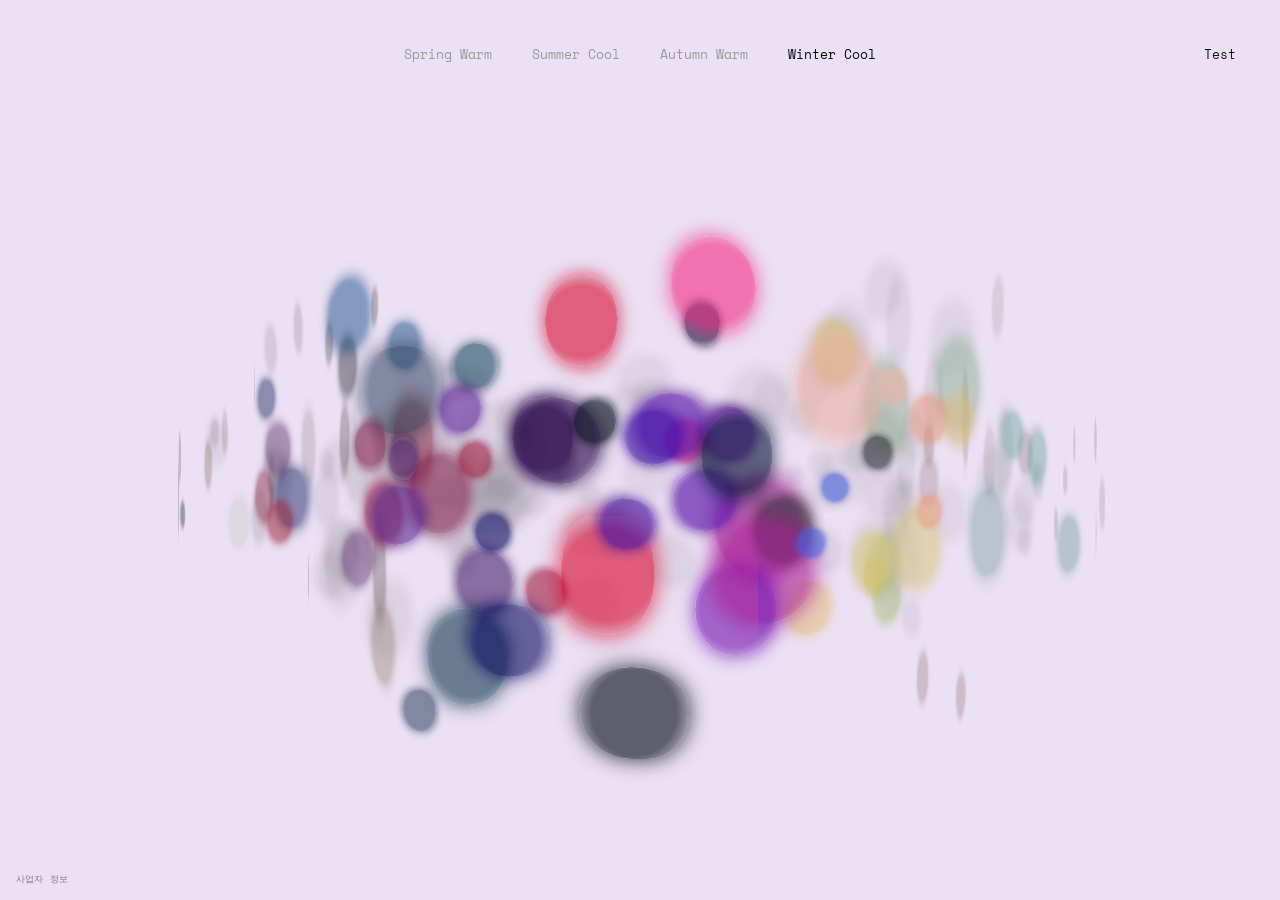
<file: index.html>
<!DOCTYPE html>
<html lang="ko">
<head>
    <meta charset="UTF-8">
    <meta name="viewport" content="width=device-width, initial-scale=1.0, viewport-fit=cover">
    <title>Personal RGB | 퍼스널 컬러 진단</title>
    <meta name="description" content="웜톤/쿨톤부터 16타입 퍼스널 컬러까지, 인터랙티브 드레이핑 시뮬레이션으로 직접 진단해보는 퍼스널 컬러 웹 도구입니다.">
    <link rel="canonical" href="https://personalrgb.com/">
    <meta name="google-site-verification" content="A4V2ceEtuMf0-FVF6Z8E4qAcUWxDxUdBNBk9AfGd5Ww" />
    <meta name="google-site-verification" content="9otanQXSDzd_VRCsqMQdYwkD_onJuF656M1GjlAFmQw" />

    <!-- Open Graph / 카카오톡·페이스북 등에서 링크 공유 시 보여지는 정보 -->
    <meta property="og:type" content="website">
    <meta property="og:title" content="Personal RGB | 퍼스널 컬러 진단">
    <meta property="og:description" content="웜톤/쿨톤부터 16타입 퍼스널 컬러까지, 인터랙티브 드레이핑 시뮬레이션으로 직접 진단해보는 퍼스널 컬러 웹 도구입니다.">
    <meta property="og:url" content="https://personalrgb.com/">
    <meta property="og:image" content="https://personalrgb.com/personal-rgb-logo.png">
    <meta property="og:locale" content="ko_KR">

    <!-- 트위터(X) 카드 -->
    <meta name="twitter:card" content="summary">
    <meta name="twitter:title" content="Personal RGB | 퍼스널 컬러 진단">
    <meta name="twitter:description" content="웜톤/쿨톤부터 16타입 퍼스널 컬러까지, 인터랙티브 드레이핑 시뮬레이션으로 직접 진단해보는 퍼스널 컬러 웹 도구입니다.">
    <meta name="twitter:image" content="https://personalrgb.com/personal-rgb-logo.png">

    <link rel="stylesheet" href="css/gain.css?v=20261128b">
    <link rel="icon" type="image/png" href="icon-palette.png">

  <link rel="preconnect" href="https://fonts.googleapis.com">
  <link rel="preconnect" href="https://fonts.gstatic.com" crossorigin>
  <!-- 실제로 font-family에서 쓰는 글꼴만 요청한다. 예전엔 IBM Plex Sans KR·
       Noto Sans KR·Noto Sans·Roboto까지 전체 굵기+이탤릭으로 받아왔는데,
       CSS 어디서도 그 글꼴들을 쓰지 않아 순수 낭비였다(한글은 폴백으로 시스템
       기본 글꼴을 쓴다). 쓰는 글꼴도 실제 쓰는 굵기(300/400/500/700)만, 이탤릭은
       전혀 안 쓰므로 뺐다. -->
  <link href="https://fonts.googleapis.com/css2?family=Space+Mono:wght@400;700&family=Geist+Pixel&family=Jost:wght@300;400;500;700&family=Bitcount+Grid+Double:wght@300;400;500;700&family=EB+Garamond:wght@400;700&display=swap" rel="stylesheet">

  <!-- Microsoft Clarity 애널리틱스 -->
  <script type="text/javascript">
    (function(c,l,a,r,i,t,y){
        c[a]=c[a]||function(){(c[a].q=c[a].q||[]).push(arguments)};
        t=l.createElement(r);t.async=1;t.src="https://www.clarity.ms/tag/"+i;
        y=l.getElementsByTagName(r)[0];y.parentNode.insertBefore(t,y);
    })(window, document, "clarity", "script", "zk8k8oc4hg");
  </script>

</head>

<body>

  <div class="scene">
  <div class="tilt">
    <div class="lid-wrap">
      <div class="lid"></div>
    </div>
    <div class="stage" id="stage"></div>
  </div>
</div>


<div class="tone-buttons">
  <button onclick="goToTone(0)">Spring Warm</button>
  <button onclick="goToTone(1)">Summer Cool</button>
  <button onclick="goToTone(2)">Autumn Warm</button>
  <button onclick="goToTone(3)">Winter Cool</button>
</div>

<button class="tutorial-button" id="tutorialButton" aria-label="튜토리얼 보기" onclick="openTutorial()">Test</button>

<div class="tutorial-overlay" id="tutorialOverlay">
  <button class="tutorial-back" id="tutorialBack" aria-label="이전 단계로">← Back</button>
  <button class="tutorial-next" id="tutorialNext" aria-label="다음 단계로">Next →</button>

  <div class="tutorial-slide active">
    <p class="tutorial-hint">눌러서 브라우저 탭과 주소창을 숨겨보세요</p>
    <p class="tutorial-shortcut" id="tutorialShortcut"></p>
  </div>

  <div class="tutorial-slide">
    <p class="tutorial-eyebrow">단계 1 · 세팅</p>
    <h3 class="tutorial-heading">전문 드레이핑 환경 기준</h3>
    <ul class="tutorial-list">
      <li>자연광: 북향 창가의 간접광, 직사광선은 피하기</li>
      <li>배경: 무채색 배경</li>
      <li>표정: 무표정, 노메이크업</li>

      
      <li>자세: 얼굴에 그림자가 지지 않는 위치</li>
      <li>헤어라인: 흰 천이나 헤어밴드로 가리기</li>
      <li>거리: 화면을 턱선 아래·쇄골 위치에 얼굴 닿을 듯 가깝게</li>
    </ul>
  </div>
</div>

<div class="site-footer" id="siteFooter">
  <button type="button" class="site-footer-toggle" id="siteFooterToggle">사업자 정보</button>
  <div class="site-footer-details" id="siteFooterDetails">
    <div>원(WON) · 대표 김예원 · <span class="nowrap">805-71-00569</span></div>
    <div>경기도 화성시 병점구 동탄지성로 294 · <span class="nowrap">010-3040-5204</span></div>
    <div>대표이메일 · moyah1128@gmail.com</div>
    <div id="pricingLine">판매 상품 · 기본 1,000원 / 스타일링 2,000원 / 풀 패키지 2,500원 (디지털 콘텐츠)</div>
    <div>구매 방법 · Test 버튼 → 진단 완료 → 결과 봉투 → 결제하기</div>
    <div><a href="terms.html">이용약관/환불정책</a> · <a href="privacy.html">개인정보처리방침</a></div>
    <div><a href="payment.html" id="paymentTestLink">결제 테스트 페이지</a></div>
  </div>
</div>

<!-- PortOne SDK는 이 페이지에서 쓰지 않는다(결제는 별도 페이지인 payment.html에서
     진행, 그쪽에 자체적으로 로드돼 있음) — 여기서 83KB짜리 렌더링 차단 스크립트를
     더 받아올 이유가 없어서 뺐다. -->
<script src="script.js?v=20261128e" defer></script>

<!-- 프로모션: 2026-11-27 ~ 2026-12-27 한 달간 풀 패키지 1,000원 특가 안내.
     기간이 지나면 이 블록이 안 걸려 위 줄의 원래 문구(2,500원)가 그대로
     보이므로, 끝난 뒤 되돌리는 코드를 따로 안 써도 된다. -->
<script>
(function () {
  var promoEnds = new Date("2026-12-27T00:00:00+09:00").getTime();
  if (Date.now() < promoEnds) {
    var el = document.getElementById("pricingLine");
    if (el) {
      el.textContent =
        "판매 상품 · 기본 1,000원 / 스타일링 1,000원 / 풀 패키지 1,000원 (11/27~12/27 한정 특가, 이후 각 1,000원/2,000원/2,500원 / 디지털 콘텐츠)";
    }
  }
})();
</script>

</body>

</html>
</file>
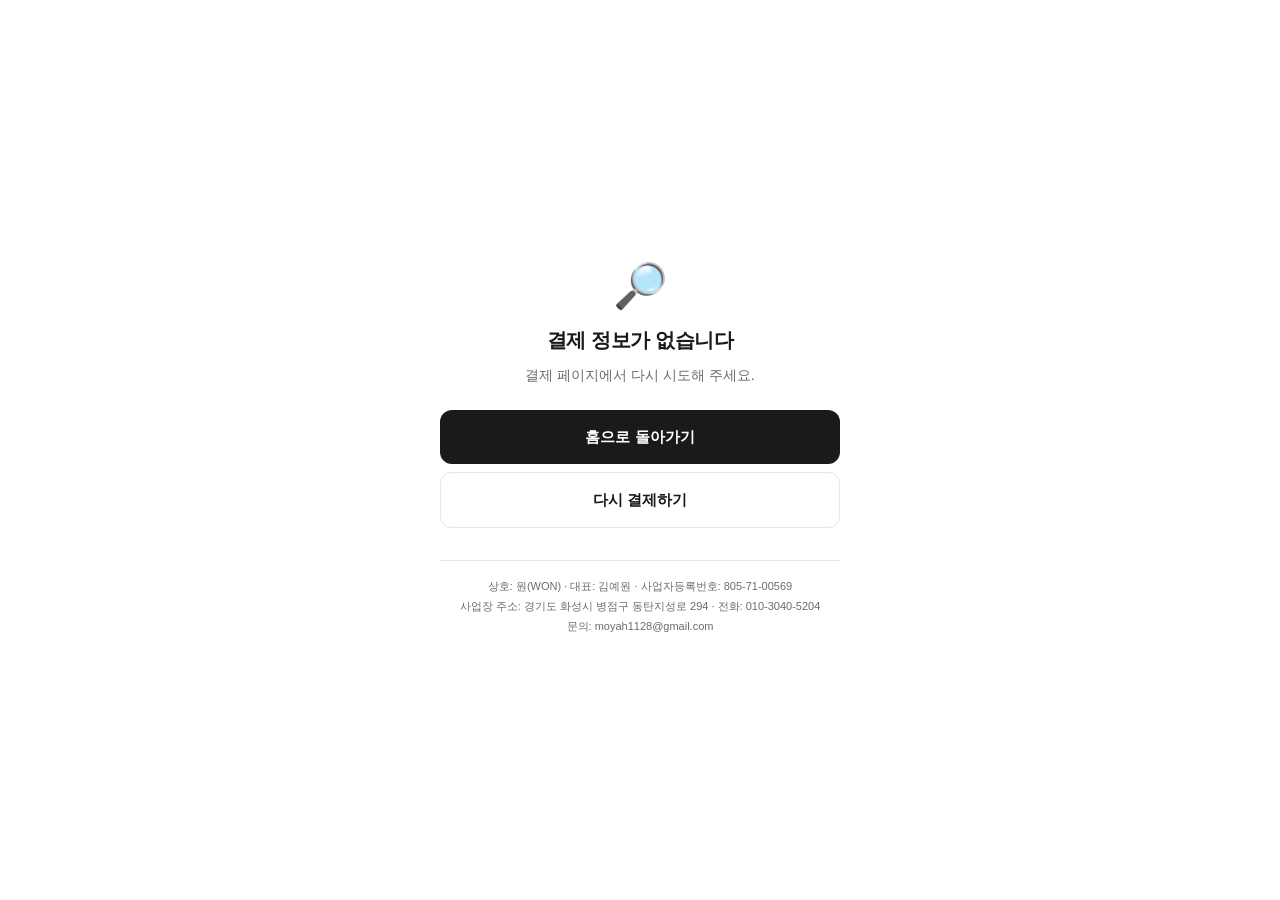
<file: payment-complete.html>
<!DOCTYPE html>
<html lang="ko">
<head>
<meta charset="UTF-8">
<meta name="viewport" content="width=device-width, initial-scale=1.0, viewport-fit=cover">
<title>결제 결과 | Personal RGB</title>
<meta name="robots" content="noindex">
<link rel="icon" type="image/png" href="icon-palette.png">
<style>
  :root { --fg:#1a1a1a; --muted:#6b6b6b; --line:#e5e5e5; }
  * { box-sizing: border-box; }
  body {
    margin:0; background:#fff; color:var(--fg);
    font-family:-apple-system, BlinkMacSystemFont, "Apple SD Gothic Neo",
                "Pretendard","Noto Sans KR",sans-serif;
    line-height:1.6; -webkit-font-smoothing:antialiased;
    display:flex; align-items:center; justify-content:center;
    min-height:100vh; padding:20px;
  }
  .box { max-width:400px; width:100%; text-align:center; }
  .icon { font-size:44px; line-height:1; margin-bottom:16px; }
  h1 { font-size:20px; font-weight:700; margin:0 0 8px; letter-spacing:-0.02em; }
  p.desc { color:var(--muted); font-size:14px; margin:0 0 24px; white-space:pre-wrap; }
  dl {
    text-align:left; border:1px solid var(--line); border-radius:12px;
    padding:16px; margin:0 0 24px; font-size:14px;
  }
  dl div { display:flex; justify-content:space-between; gap:12px; padding:5px 0; }
  dt { color:var(--muted); flex-shrink:0; }
  dd { margin:0; text-align:right; word-break:break-all; font-weight:500; }
  a.btn {
    display:block; padding:15px; border-radius:12px; text-decoration:none;
    font-size:15px; font-weight:600; background:#1a1a1a; color:#fff;
  }
  a.ghost { background:#fff; color:var(--fg); border:1px solid var(--line); margin-top:8px; }
  footer {
    margin-top:32px; padding-top:16px; border-top:1px solid var(--line);
    font-size:11px; color:var(--muted); line-height:1.8;
  }
</style>
</head>
<body>
<div class="box">
  <div class="icon" id="icon">⏳</div>
  <h1 id="title">결제 결과를 확인하는 중…</h1>
  <p class="desc" id="desc"></p>
  <dl id="detail" style="display:none">
    <div><dt>주문번호</dt><dd id="dPaymentId">-</dd></div>
    <div><dt>거래번호</dt><dd id="dTxId">-</dd></div>
  </dl>
  <a class="btn" href="./">홈으로 돌아가기</a>
  <a class="btn ghost" href="./payment.html">다시 결제하기</a>

  <footer>
    상호: 원(WON) · 대표: 김예원 · 사업자등록번호: 805-71-00569<br>
    사업장 주소: 경기도 화성시 병점구 동탄지성로 294 · 전화: 010-3040-5204<br>
    문의: moyah1128@gmail.com
  </footer>
</div>

<script>
// 모바일 결제는 redirectUrl로 이동하며 쿼리 파라미터에 결과가 담깁니다.
const params = new URLSearchParams(location.search);
const code = params.get("code");            // 실패 시에만 존재
const message = params.get("message");
const paymentId = params.get("paymentId");
const txId = params.get("txId");

const $ = (id) => document.getElementById(id);

if (code) {
  $("icon").textContent = "⚠️";
  $("title").textContent = "결제에 실패했습니다";
  $("desc").textContent = message || "잠시 후 다시 시도해 주세요.";
} else if (paymentId) {
  $("icon").textContent = "✅";
  $("title").textContent = "결제가 완료되었습니다";
  $("desc").textContent = "진단 리포트를 이메일로 보내드립니다.";
  $("detail").style.display = "block";
  $("dPaymentId").textContent = paymentId;
  $("dTxId").textContent = txId || "-";
  // 실제 서비스에서는 이 시점에 서버로 paymentId를 보내
  // 포트원 API로 결제 금액·상태를 검증해야 한다.
} else {
  $("icon").textContent = "🔎";
  $("title").textContent = "결제 정보가 없습니다";
  $("desc").textContent = "결제 페이지에서 다시 시도해 주세요.";
}
</script>
</body>
</html>
</file>
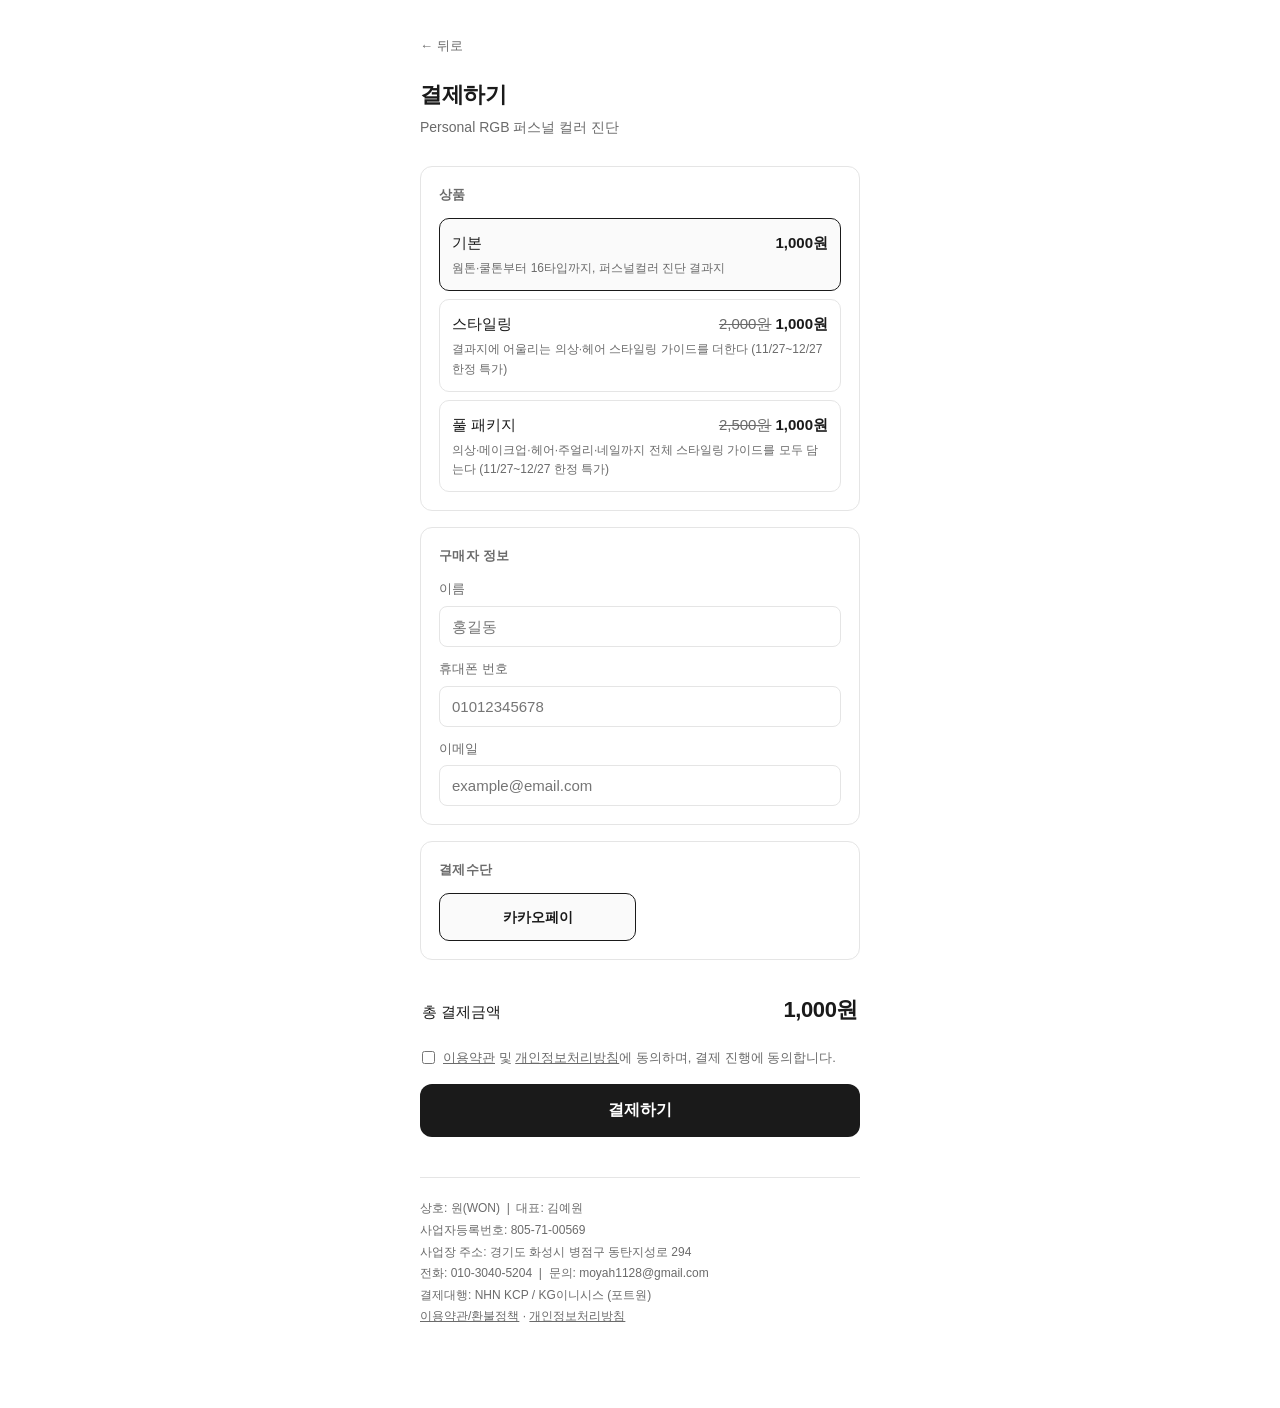
<file: payment.html>
<!DOCTYPE html>
<html lang="ko">
<head>
<meta charset="UTF-8">
<meta name="viewport" content="width=device-width, initial-scale=1.0, viewport-fit=cover">
<title>결제하기 | Personal RGB</title>
<meta name="robots" content="noindex">
<link rel="icon" type="image/png" href="icon-palette.png">
<script src="https://cdn.portone.io/v2/browser-sdk.js"></script>
<style>
  :root {
    --bg: #ffffff;
    --fg: #1a1a1a;
    --muted: #6b6b6b;
    --line: #e5e5e5;
    --accent: #1a1a1a;
    --radius: 12px;
  }
  * { box-sizing: border-box; }
  body {
    margin: 0;
    background: var(--bg);
    color: var(--fg);
    font-family: -apple-system, BlinkMacSystemFont, "Apple SD Gothic Neo",
                 "Pretendard", "Noto Sans KR", sans-serif;
    line-height: 1.6;
    -webkit-font-smoothing: antialiased;
  }
  .wrap { max-width: 480px; margin: 0 auto; padding: 32px 20px 80px; }
  a.back {
    display: inline-flex; align-items: center; gap: 4px;
    margin-bottom: 20px; font-size: 13px; color: var(--muted);
    text-decoration: none;
  }
  a.back:hover { color: var(--fg); }
  h1 { font-size: 22px; font-weight: 700; margin: 0 0 4px; letter-spacing: -0.02em; }
  .sub { color: var(--muted); font-size: 14px; margin: 0 0 28px; }

  .card {
    border: 1px solid var(--line);
    border-radius: var(--radius);
    padding: 18px;
    margin-bottom: 16px;
  }
  .card h2 {
    font-size: 13px; font-weight: 600; color: var(--muted);
    margin: 0 0 12px; letter-spacing: 0.02em;
  }

  .products { display: flex; flex-direction: column; gap: 8px; }
  .product {
    display: block; padding: 12px; border: 1px solid var(--line);
    border-radius: 10px; cursor: pointer;
    transition: border-color .15s, background .15s;
  }
  .product.selected { border-color: var(--accent); background: #fafafa; }
  .product input { display: none; }
  .product .row { display: flex; align-items: center; gap: 12px; }
  .product .name { flex: 1; font-size: 15px; font-weight: 500; }
  .product .price { font-size: 15px; font-weight: 600; }
  .product .price .was { color: var(--muted); font-weight: 400; text-decoration: line-through; margin-right: 4px; }
  .product .desc { margin-top: 4px; font-size: 12px; color: var(--muted); }

  label.field { display: block; margin-bottom: 12px; }
  label.field:last-child { margin-bottom: 0; }
  label.field span {
    display: block; font-size: 13px; color: var(--muted); margin-bottom: 6px;
  }
  input[type="text"], input[type="tel"], input[type="email"] {
    width: 100%; padding: 11px 12px; font-size: 15px;
    border: 1px solid var(--line); border-radius: 8px;
    font-family: inherit; background: #fff; color: var(--fg);
  }
  input:focus { outline: none; border-color: var(--accent); }

  .methods { display: grid; grid-template-columns: 1fr 1fr; gap: 8px; }
  .method {
    padding: 12px; text-align: center; font-size: 14px; font-weight: 500;
    border: 1px solid var(--line); border-radius: 10px; cursor: pointer;
    transition: border-color .15s, background .15s;
  }
  .method.selected { border-color: var(--accent); background: #fafafa; font-weight: 600; }
  .method input { display: none; }

  .total {
    display: flex; justify-content: space-between; align-items: baseline;
    padding: 16px 2px 20px; font-size: 15px;
  }
  .total strong { font-size: 22px; font-weight: 700; letter-spacing: -0.02em; }

  button.pay {
    width: 100%; padding: 16px; font-size: 16px; font-weight: 600;
    color: #fff; background: var(--accent); border: none;
    border-radius: var(--radius); cursor: pointer; font-family: inherit;
  }
  button.pay:disabled { background: #c4c4c4; cursor: not-allowed; }

  .agree {
    display: flex; align-items: flex-start; gap: 8px;
    font-size: 13px; color: var(--muted); margin: 0 2px 16px;
  }
  .agree input { margin: 3px 0 0; accent-color: var(--accent); }
  .agree a { color: var(--muted); }

  .msg {
    margin-top: 14px; padding: 12px; border-radius: 8px;
    font-size: 14px; display: none; white-space: pre-wrap;
  }
  .msg.error { display: block; background: #fef2f2; color: #b91c1c; }
  .msg.ok { display: block; background: #f0fdf4; color: #15803d; }

  footer {
    margin-top: 40px; padding-top: 20px; border-top: 1px solid var(--line);
    font-size: 12px; color: var(--muted); line-height: 1.8;
  }
  footer .biz { margin: 0; }
  footer a { color: var(--muted); }
</style>
</head>
<body>
<div class="wrap">

  <a class="back" href="index.html" id="backLink">← 뒤로</a>

  <h1>결제하기</h1>
  <p class="sub">Personal RGB 퍼스널 컬러 진단</p>

  <!-- 상품 -->
  <div class="card">
    <h2>상품</h2>
    <div class="products">
      <label class="product selected">
        <input type="radio" name="product" value="basic" data-name="퍼스널 컬러 진단 결과지" data-amount="1000" checked>
        <div class="row">
          <span class="name">기본</span>
          <span class="price">1,000원</span>
        </div>
        <div class="desc">웜톤·쿨톤부터 16타입까지, 퍼스널컬러 진단 결과지</div>
      </label>
      <label class="product">
        <input type="radio" name="product" value="styling" data-name="퍼스널 컬러 진단 결과지 + 스타일링 가이드" data-amount="2000" id="stylingInput">
        <div class="row">
          <span class="name">스타일링</span>
          <span class="price" id="stylingPrice">2,000원</span>
        </div>
        <div class="desc" id="stylingDesc">결과지에 어울리는 의상·헤어 스타일링 가이드를 더한다</div>
      </label>
      <label class="product" id="fullProduct">
        <input type="radio" name="product" value="full" data-name="퍼스널 컬러 진단 결과지 + 전체 스타일링 가이드" data-amount="2500" id="fullInput">
        <div class="row">
          <span class="name">풀 패키지</span>
          <span class="price" id="fullPrice">2,500원</span>
        </div>
        <div class="desc" id="fullDesc">의상·메이크업·헤어·주얼리·네일까지 전체 스타일링 가이드를 모두 담는다</div>
      </label>
    </div>
  </div>

  <!-- 구매자 정보 -->
  <div class="card">
    <h2>구매자 정보</h2>
    <label class="field">
      <span>이름</span>
      <input type="text" id="buyerName" placeholder="홍길동" autocomplete="name">
    </label>
    <label class="field">
      <span>휴대폰 번호</span>
      <input type="tel" id="buyerTel" placeholder="01012345678" autocomplete="tel">
    </label>
    <label class="field">
      <span>이메일</span>
      <input type="email" id="buyerEmail" placeholder="example@email.com" autocomplete="email">
    </label>
  </div>

  <!-- 결제수단 -->
  <!-- 임시: 카드(이니시스) 심사 완료 전까지 카카오페이만 노출한다.
       이니시스 승인되면 아래 신용카드 label 주석을 풀어서 되돌릴 것. -->
  <div class="card">
    <h2>결제수단</h2>
    <div class="methods">
      <!--
      <label class="method">
        <input type="radio" name="method" value="card">신용카드
      </label>
      -->
      <label class="method selected">
        <input type="radio" name="method" value="kakaopay" checked>카카오페이
      </label>
    </div>
  </div>

  <div class="total">
    <span>총 결제금액</span>
    <strong id="totalAmount">1,000원</strong>
  </div>

  <label class="agree">
    <input type="checkbox" id="agree">
    <span>
      <a href="./terms.html" target="_blank">이용약관</a> 및
      <a href="./privacy.html" target="_blank">개인정보처리방침</a>에 동의하며,
      결제 진행에 동의합니다.
    </span>
  </label>

  <button class="pay" id="payBtn">결제하기</button>
  <div class="msg" id="msg"></div>

  <footer>
    <p class="biz">
      상호: 원(WON) &nbsp;|&nbsp; 대표: 김예원<br>
      사업자등록번호: 805-71-00569<br>
      사업장 주소: 경기도 화성시 병점구 동탄지성로 294<br>
      전화: 010-3040-5204 &nbsp;|&nbsp; 문의: moyah1128@gmail.com<br>
      결제대행: NHN KCP / KG이니시스 (포트원)<br>
      <a href="./terms.html">이용약관/환불정책</a> · <a href="./privacy.html">개인정보처리방침</a>
    </p>
  </footer>

</div>

<script>
/* ─────────────────────────────────────────────
   포트원 설정 — 관리자 콘솔 > 연동 정보에서 복사
   https://admin.portone.io/integration-v2/manage/channel
   ───────────────────────────────────────────── */
// season은 결과지를 어떤 타입으로 열어야 하는지 나타낸다(index.html의
// pendingFinalSeason) — 상품 선택 전 결제 카드에서 "?season=..."으로 넘어온다.
const URL_PARAMS = new URLSearchParams(location.search);
const TIER_PARAM = URL_PARAMS.get("tier");
const SEASON_PARAM = URL_PARAMS.get("season");
const RETURN_BASE = location.origin + location.pathname.replace(/payment\.html$/, "");

const PORTONE_CONFIG = {
  storeId: "store-42b98514-2507-4ed6-b090-fed3d2c9a149",
  channelKey: {
    card:     "channel-key-ccf6537a-ca27-4b7f-b7b0-95c361cc6c49",
    kakaopay: "channel-key-96043aa3-67dd-4993-ac05-202d1de8bb87",
  },
  // 모바일 결제는 이 주소로 돌아온다. season이 있으면(실제 진단을 마치고 온
  // 경우) 바로 index.html로 돌려보내 결과지를 열게 하고, 없으면(결제 테스트
  // 페이지를 직접 열어 들어온 경우) payment-complete.html로 보낸다.
  redirectUrl: SEASON_PARAM !== null
    ? RETURN_BASE + "index.html?season=" + encodeURIComponent(SEASON_PARAM)
    : RETURN_BASE + "payment-complete.html",
};

/* ── UI 동작 ────────────────────────────────── */
const $ = (s) => document.querySelector(s);
const $$ = (s) => document.querySelectorAll(s);

// 앱 안에서 결제 화면으로 넘어온 경우엔 브라우저 히스토리로 원래
// 화면(진단 결과지 등)으로 돌아가고, 이 페이지를 직접 열어서
// 뒤로 갈 곳이 없는 경우에만 홈으로 이동한다.
document.getElementById("backLink").addEventListener("click", (e) => {
  if (history.length > 1) {
    e.preventDefault();
    history.back();
  }
});

function syncSelected(groupSelector, itemSelector) {
  $$(groupSelector).forEach((input) => {
    input.addEventListener("change", () => {
      $$(itemSelector).forEach((el) => el.classList.remove("selected"));
      input.closest(itemSelector).classList.add("selected");
      updateTotal();
    });
  });
}
syncSelected('input[name="method"]', ".method");
syncSelected('input[name="product"]', ".product");

// 프로모션: 2026-11-27 ~ 2026-12-27 한 달간 스타일링·풀 패키지를 전부
// 1,000원으로 할인한다. 기간이 지나면 이 블록이 안 걸려 위 HTML의 원래
// 가격이 그대로 적용되므로, 프로모션이 끝난 뒤 되돌리는 코드를 따로 안
// 써도 된다.
const PROMO_1000_ENDS = new Date("2026-12-27T00:00:00+09:00").getTime();
if (Date.now() < PROMO_1000_ENDS) {
  $("#stylingInput").dataset.amount = "1000";
  $("#stylingPrice").innerHTML = '<span class="was">2,000원</span>1,000원';
  $("#stylingDesc").textContent =
    "결과지에 어울리는 의상·헤어 스타일링 가이드를 더한다 (11/27~12/27 한정 특가)";

  $("#fullInput").dataset.amount = "1000";
  $("#fullPrice").innerHTML = '<span class="was">2,500원</span>1,000원';
  $("#fullDesc").textContent =
    "의상·메이크업·헤어·주얼리·네일까지 전체 스타일링 가이드를 모두 담는다 (11/27~12/27 한정 특가)";
}

function selectedProduct() {
  const el = $('input[name="product"]:checked');
  return { name: el.dataset.name, amount: Number(el.dataset.amount) };
}

function updateTotal() {
  $("#totalAmount").textContent = selectedProduct().amount.toLocaleString("ko-KR") + "원";
}

function showMsg(text, type) {
  const el = $("#msg");
  el.textContent = text;
  el.className = "msg " + type;
}

// 주문번호 생성 (중복되면 결제 실패하므로 매번 새로 생성)
function makePaymentId() {
  const d = new Date();
  const stamp =
    d.getFullYear() +
    String(d.getMonth() + 1).padStart(2, "0") +
    String(d.getDate()).padStart(2, "0") +
    String(d.getHours()).padStart(2, "0") +
    String(d.getMinutes()).padStart(2, "0") +
    String(d.getSeconds()).padStart(2, "0");
  const rand = Math.random().toString(36).slice(2, 8);
  return `prgb-${stamp}-${rand}`;
}

/* ── 결제 요청 ──────────────────────────────── */
$("#payBtn").addEventListener("click", async () => {
  const name = $("#buyerName").value.trim();
  const tel = $("#buyerTel").value.replace(/[^0-9]/g, "");
  const email = $("#buyerEmail").value.trim();
  const method = $('input[name="method"]:checked').value;
  const product = selectedProduct();

  // KG이니시스는 이름·연락처·이메일이 필수값
  if (!name)  return showMsg("이름을 입력해 주세요.", "error");
  if (!tel)   return showMsg("휴대폰 번호를 입력해 주세요.", "error");
  if (!email) return showMsg("이메일을 입력해 주세요.", "error");
  if (!$("#agree").checked) return showMsg("약관에 동의해 주세요.", "error");

  const btn = $("#payBtn");
  btn.disabled = true;
  btn.textContent = "결제창을 여는 중…";
  showMsg("", "");

  try {
    // redirectUrl은 모바일 브라우저에서 결제창이 리다이렉트 방식으로 열릴 때만
    // 쓰인다. PC의 HTML5_INICIS 카드결제는 팝업 + Promise 응답 방식이라
    // redirectUrl을 같이 보내면 "지원하지 않는 기능" 파싱 에러가 났다 —
    // 모바일에서만 포함시킨다.
    const isMobileBrowser = /Mobi|Android|iPhone|iPad/i.test(navigator.userAgent);
    const requestPayload = {
      storeId: PORTONE_CONFIG.storeId,
      channelKey: PORTONE_CONFIG.channelKey[method],
      paymentId: makePaymentId(),
      orderName: product.name,
      totalAmount: product.amount,
      currency: "CURRENCY_KRW",
      payMethod: method === "kakaopay" ? "EASY_PAY" : "CARD",
      customer: {
        fullName: name,
        phoneNumber: tel,
        email: email,
      },
    };
    if (isMobileBrowser) {
      requestPayload.redirectUrl = PORTONE_CONFIG.redirectUrl;
    }
    const response = await PortOne.requestPayment(requestPayload);

    // PC 환경에서는 여기로 결과가 돌아옴 (모바일은 redirectUrl로 이동)
    if (response.code !== undefined) {
      showMsg("결제에 실패했습니다.\n" + response.message, "error");
    } else {
      showMsg("결제를 확인하는 중…", "ok");
      // 프론트엔드가 "성공했다"고 보내는 응답만 믿으면 조작 가능하므로, 서버
      // (netlify/functions/verify-payment.js)에 paymentId로 다시 조회해서
      // 실제로 결제된 금액이 맞는지 확인한 뒤에만 결과지로 돌려보낸다.
      let verifyOk = false;
      try {
        const verifyRes = await fetch("/.netlify/functions/verify-payment", {
          method: "POST",
          headers: { "Content-Type": "application/json" },
          body: JSON.stringify({ paymentId: response.paymentId }),
        });
        verifyOk = (await verifyRes.json()).ok === true;
      } catch (err) {
        verifyOk = false;
      }
      if (verifyOk && SEASON_PARAM !== null) {
        location.href = RETURN_BASE + "index.html?season=" + encodeURIComponent(SEASON_PARAM) +
          "&paymentId=" + encodeURIComponent(response.paymentId);
        return;
      } else if (verifyOk) {
        showMsg("결제가 완료되었습니다.\n주문번호: " + response.paymentId, "ok");
      } else {
        showMsg("결제 확인에 실패했습니다. 고객센터(moyah1128@gmail.com)로 문의해 주세요.\n주문번호: " + response.paymentId, "error");
      }
    }
  } catch (e) {
    showMsg("결제 중 오류가 발생했습니다.\n" + (e.message || e), "error");
  } finally {
    btn.disabled = false;
    btn.textContent = "결제하기";
  }
});

// 홈 화면 결제 카드에서 특정 상품을 눌러 들어온 경우(payment.html?tier=styling)
// 그 상품이 미리 선택된 채로 열리게 한다.
if (TIER_PARAM) {
  const el = document.querySelector(`input[name="product"][value="${TIER_PARAM}"]`);
  if (el) {
    el.checked = true;
    el.dispatchEvent(new Event("change"));
  }
}

updateTotal();
</script>
</body>
</html>
</file>
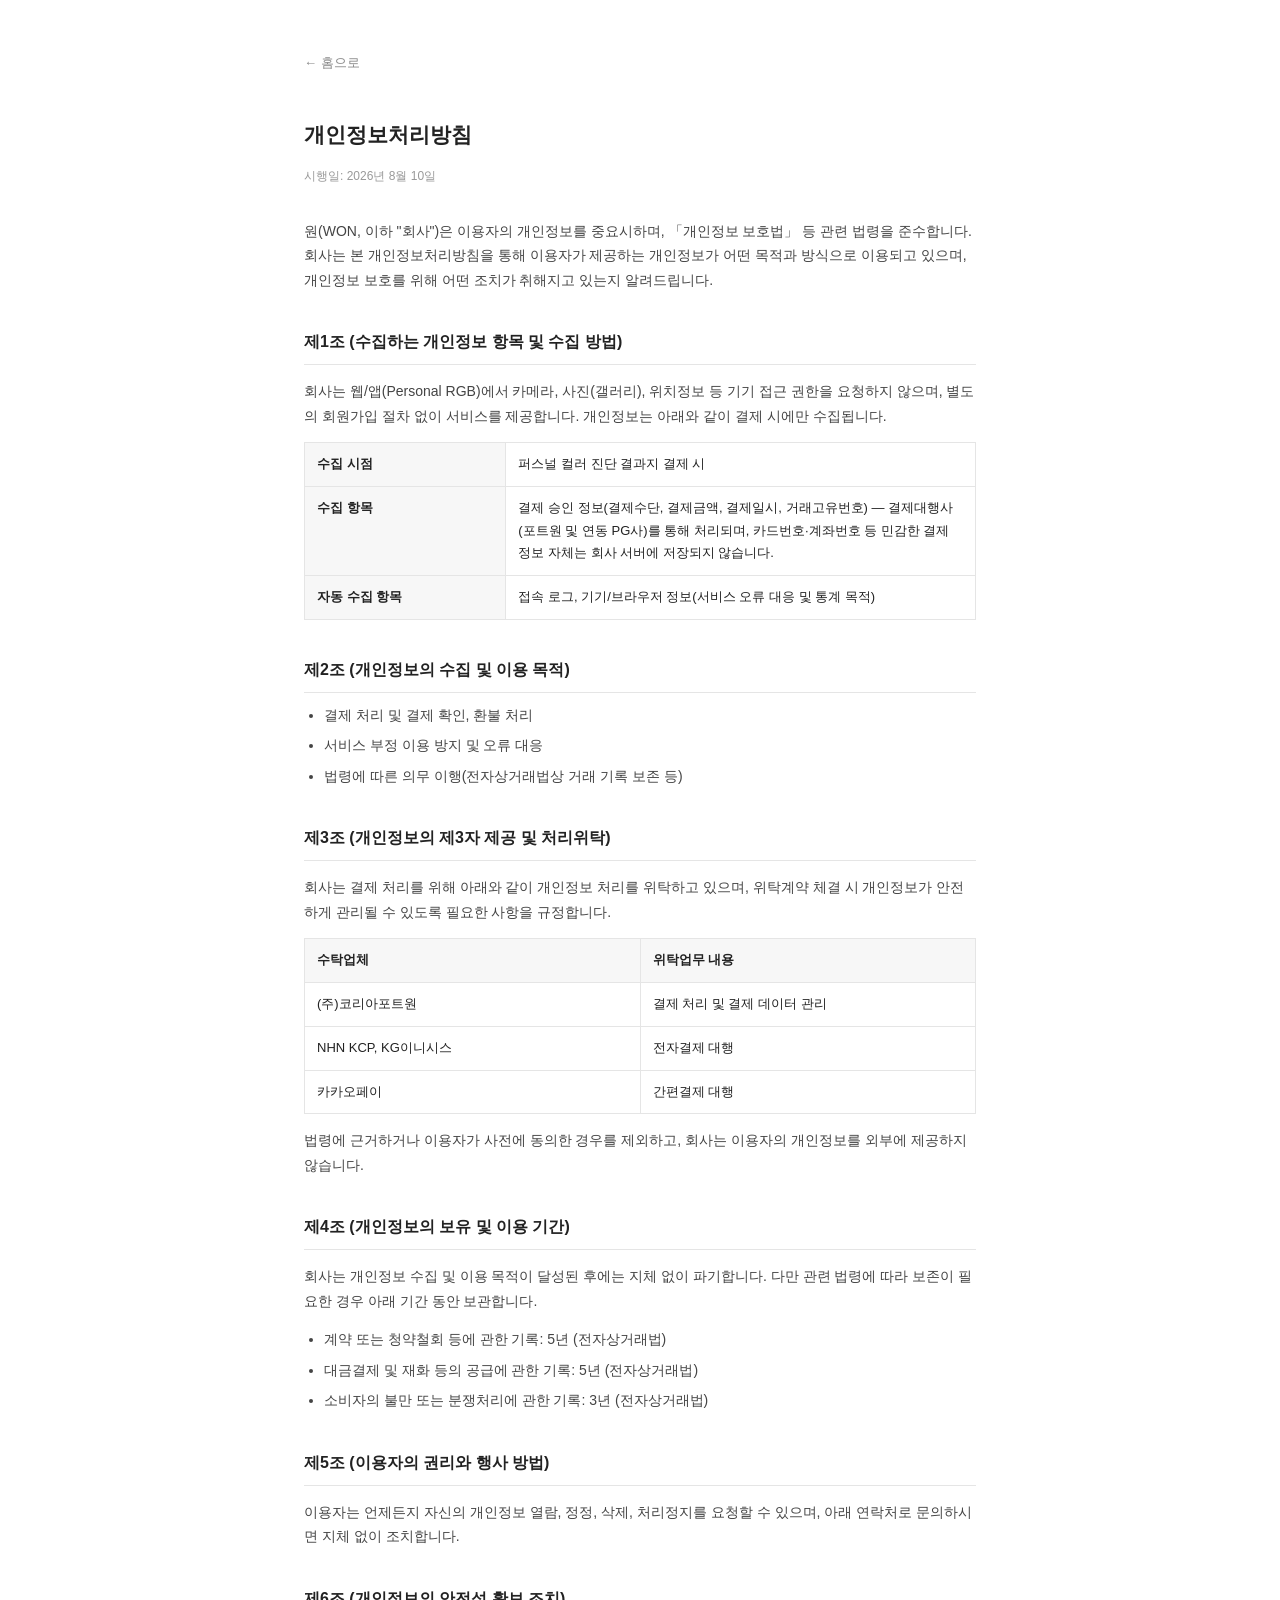
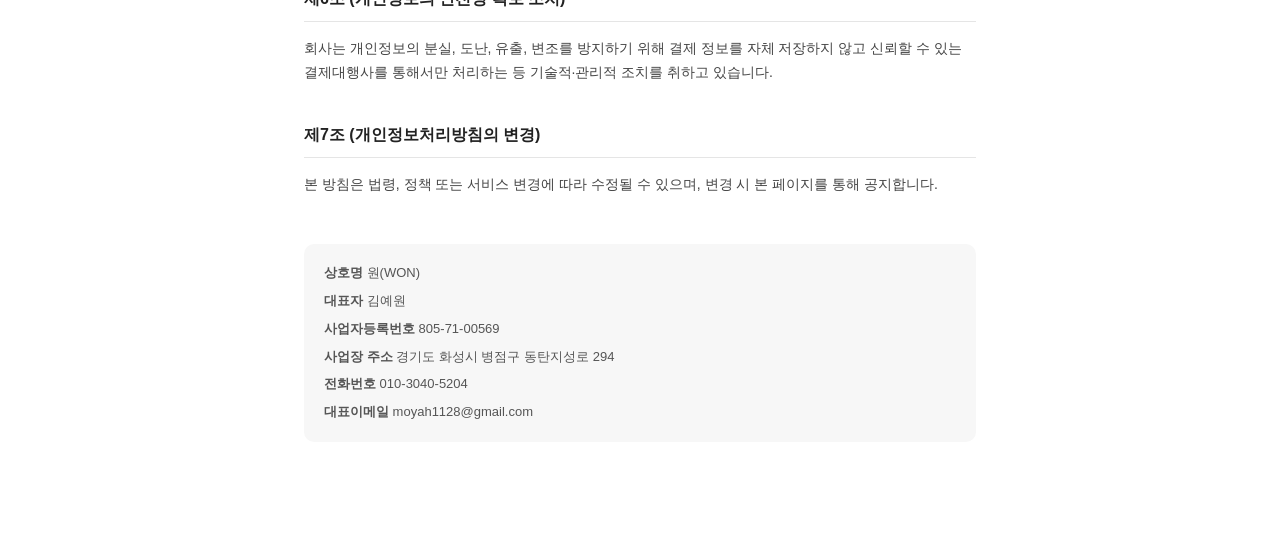
<file: privacy.html>
<!DOCTYPE html>
<html lang="ko">
<head>
  <meta charset="UTF-8">
  <meta name="viewport" content="width=device-width, initial-scale=1.0, viewport-fit=cover">
  <title>개인정보처리방침 | Personal RGB</title>
  <meta name="robots" content="noindex">
  <link rel="icon" type="image/png" href="icon-palette.png">
  <style>
    * { box-sizing: border-box; }
    body {
      font-family: 'Noto Sans KR', 'Pretendard', sans-serif;
      max-width: 720px;
      margin: 0 auto;
      padding: 48px 24px 96px;
      line-height: 1.75;
      color: #222;
      background: #fff;
    }
    a.back {
      display: inline-block;
      margin-bottom: 28px;
      font-size: 13px;
      color: #888;
      text-decoration: none;
    }
    a.back:hover { text-decoration: underline; }
    h1 { font-size: 21px; margin-bottom: 6px; }
    .updated { font-size: 12px; color: #999; margin-bottom: 32px; }
    h2 { font-size: 16px; margin-top: 36px; margin-bottom: 10px; border-bottom: 1px solid #e5e5e5; padding-bottom: 8px; }
    p, li { font-size: 14px; color: #444; }
    ul { padding-left: 20px; margin: 8px 0; }
    li { margin-bottom: 6px; }
    table { width: 100%; border-collapse: collapse; margin: 12px 0; font-size: 13px; }
    th, td { border: 1px solid #e5e5e5; padding: 10px 12px; text-align: left; vertical-align: top; }
    th { background: #f7f7f7; font-weight: 600; width: 30%; }
    .biz-info {
      font-size: 13px;
      color: #555;
      background: #f7f7f7;
      padding: 18px 20px;
      border-radius: 10px;
      margin-top: 48px;
    }
    .biz-info div { margin-bottom: 5px; }
    .biz-info div:last-child { margin-bottom: 0; }
  </style>
</head>
<body>
  <a class="back" href="index.html">← 홈으로</a>
  <h1>개인정보처리방침</h1>
  <p class="updated">시행일: 2026년 8월 10일</p>

  <p>원(WON, 이하 "회사")은 이용자의 개인정보를 중요시하며, 「개인정보 보호법」 등 관련 법령을 준수합니다. 회사는 본 개인정보처리방침을 통해 이용자가 제공하는 개인정보가 어떤 목적과 방식으로 이용되고 있으며, 개인정보 보호를 위해 어떤 조치가 취해지고 있는지 알려드립니다.</p>

  <h2>제1조 (수집하는 개인정보 항목 및 수집 방법)</h2>
  <p>회사는 웹/앱(Personal RGB)에서 카메라, 사진(갤러리), 위치정보 등 기기 접근 권한을 요청하지 않으며, 별도의 회원가입 절차 없이 서비스를 제공합니다. 개인정보는 아래와 같이 결제 시에만 수집됩니다.</p>
  <table>
    <tr><th>수집 시점</th><td>퍼스널 컬러 진단 결과지 결제 시</td></tr>
    <tr><th>수집 항목</th><td>결제 승인 정보(결제수단, 결제금액, 결제일시, 거래고유번호) — 결제대행사(포트원 및 연동 PG사)를 통해 처리되며, 카드번호·계좌번호 등 민감한 결제 정보 자체는 회사 서버에 저장되지 않습니다.</td></tr>
    <tr><th>자동 수집 항목</th><td>접속 로그, 기기/브라우저 정보(서비스 오류 대응 및 통계 목적)</td></tr>
  </table>

  <h2>제2조 (개인정보의 수집 및 이용 목적)</h2>
  <ul>
    <li>결제 처리 및 결제 확인, 환불 처리</li>
    <li>서비스 부정 이용 방지 및 오류 대응</li>
    <li>법령에 따른 의무 이행(전자상거래법상 거래 기록 보존 등)</li>
  </ul>

  <h2>제3조 (개인정보의 제3자 제공 및 처리위탁)</h2>
  <p>회사는 결제 처리를 위해 아래와 같이 개인정보 처리를 위탁하고 있으며, 위탁계약 체결 시 개인정보가 안전하게 관리될 수 있도록 필요한 사항을 규정합니다.</p>
  <table>
    <tr><th>수탁업체</th><th>위탁업무 내용</th></tr>
    <tr><td>(주)코리아포트원</td><td>결제 처리 및 결제 데이터 관리</td></tr>
    <tr><td>NHN KCP, KG이니시스</td><td>전자결제 대행</td></tr>
    <tr><td>카카오페이</td><td>간편결제 대행</td></tr>
  </table>
  <p>법령에 근거하거나 이용자가 사전에 동의한 경우를 제외하고, 회사는 이용자의 개인정보를 외부에 제공하지 않습니다.</p>

  <h2>제4조 (개인정보의 보유 및 이용 기간)</h2>
  <p>회사는 개인정보 수집 및 이용 목적이 달성된 후에는 지체 없이 파기합니다. 다만 관련 법령에 따라 보존이 필요한 경우 아래 기간 동안 보관합니다.</p>
  <ul>
    <li>계약 또는 청약철회 등에 관한 기록: 5년 (전자상거래법)</li>
    <li>대금결제 및 재화 등의 공급에 관한 기록: 5년 (전자상거래법)</li>
    <li>소비자의 불만 또는 분쟁처리에 관한 기록: 3년 (전자상거래법)</li>
  </ul>

  <h2>제5조 (이용자의 권리와 행사 방법)</h2>
  <p>이용자는 언제든지 자신의 개인정보 열람, 정정, 삭제, 처리정지를 요청할 수 있으며, 아래 연락처로 문의하시면 지체 없이 조치합니다.</p>

  <h2>제6조 (개인정보의 안전성 확보 조치)</h2>
  <p>회사는 개인정보의 분실, 도난, 유출, 변조를 방지하기 위해 결제 정보를 자체 저장하지 않고 신뢰할 수 있는 결제대행사를 통해서만 처리하는 등 기술적·관리적 조치를 취하고 있습니다.</p>

  <h2>제7조 (개인정보처리방침의 변경)</h2>
  <p>본 방침은 법령, 정책 또는 서비스 변경에 따라 수정될 수 있으며, 변경 시 본 페이지를 통해 공지합니다.</p>

  <div class="biz-info">
    <div><strong>상호명</strong> 원(WON)</div>
    <div><strong>대표자</strong> 김예원</div>
    <div><strong>사업자등록번호</strong> 805-71-00569</div>
    <div><strong>사업장 주소</strong> 경기도 화성시 병점구 동탄지성로 294</div>
    <div><strong>전화번호</strong> 010-3040-5204</div>
    <div><strong>대표이메일</strong> moyah1128@gmail.com</div>
  </div>
</body>
</html>
</file>
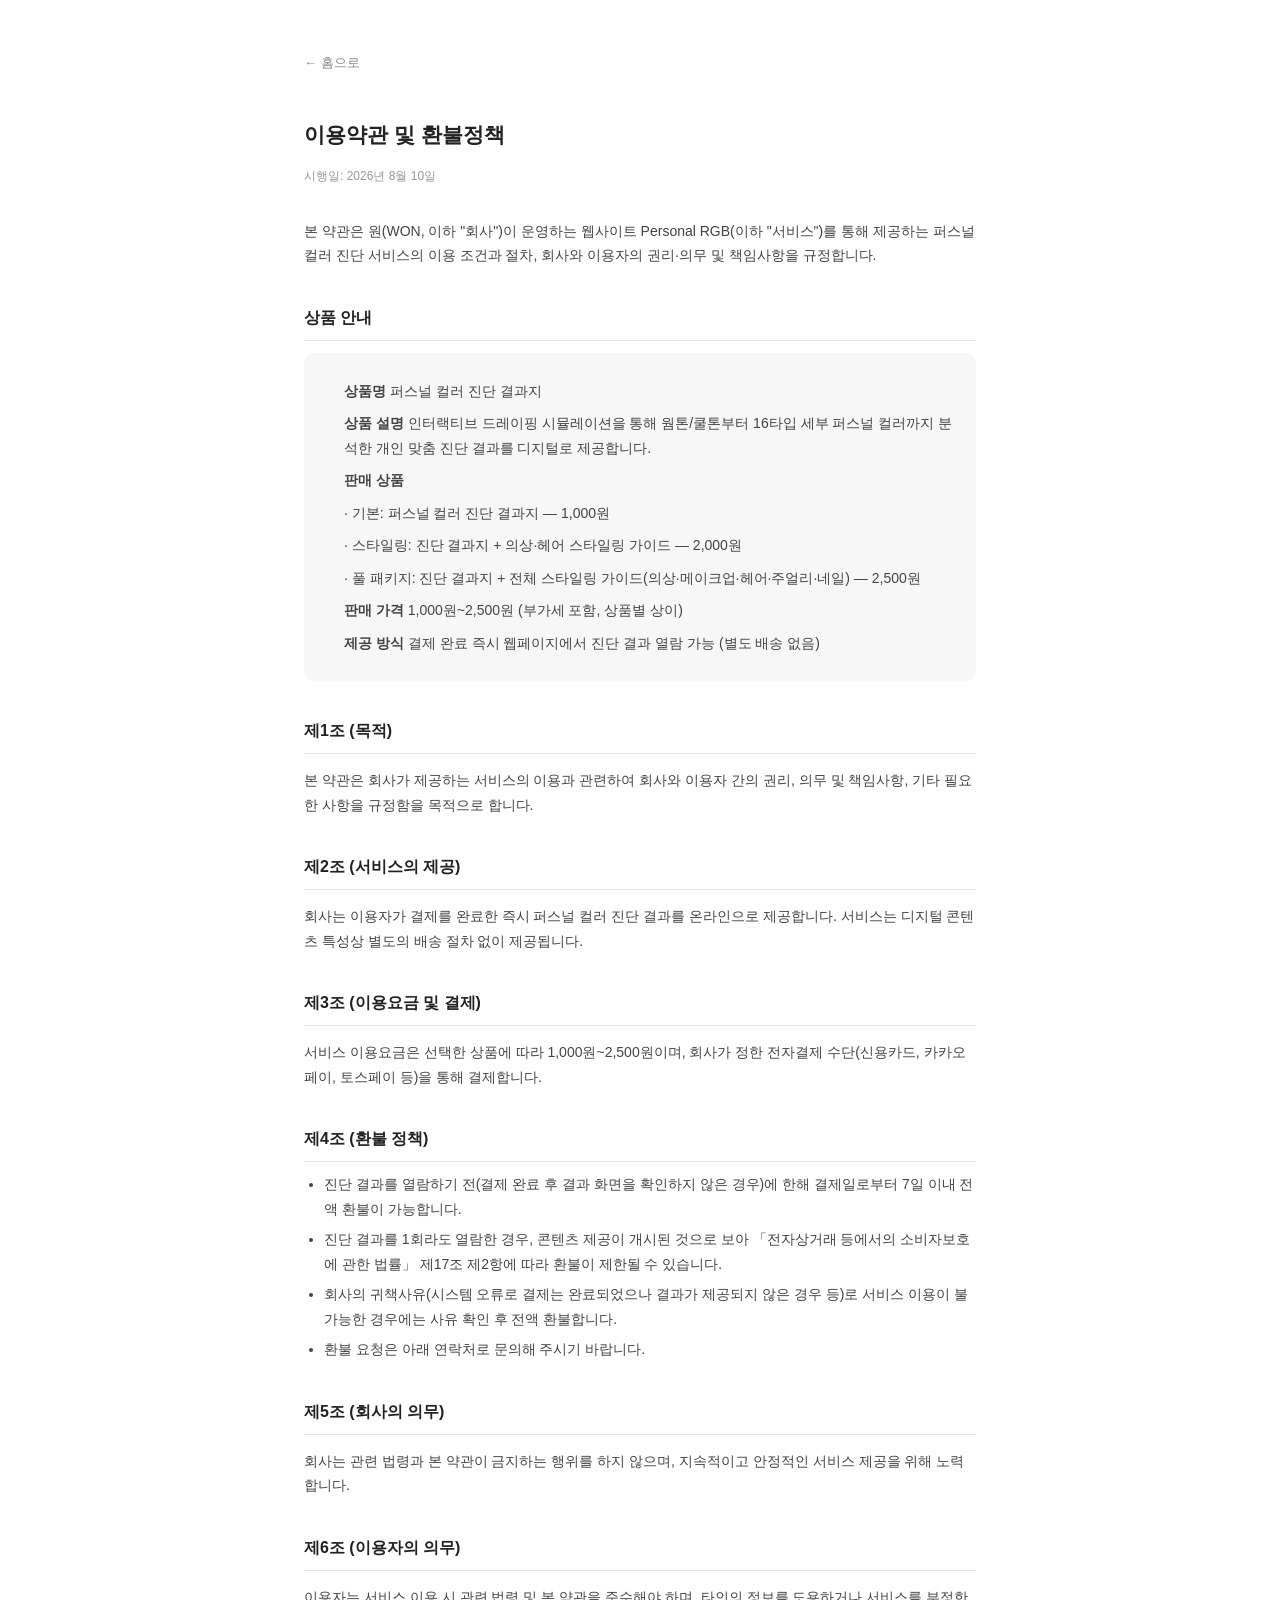
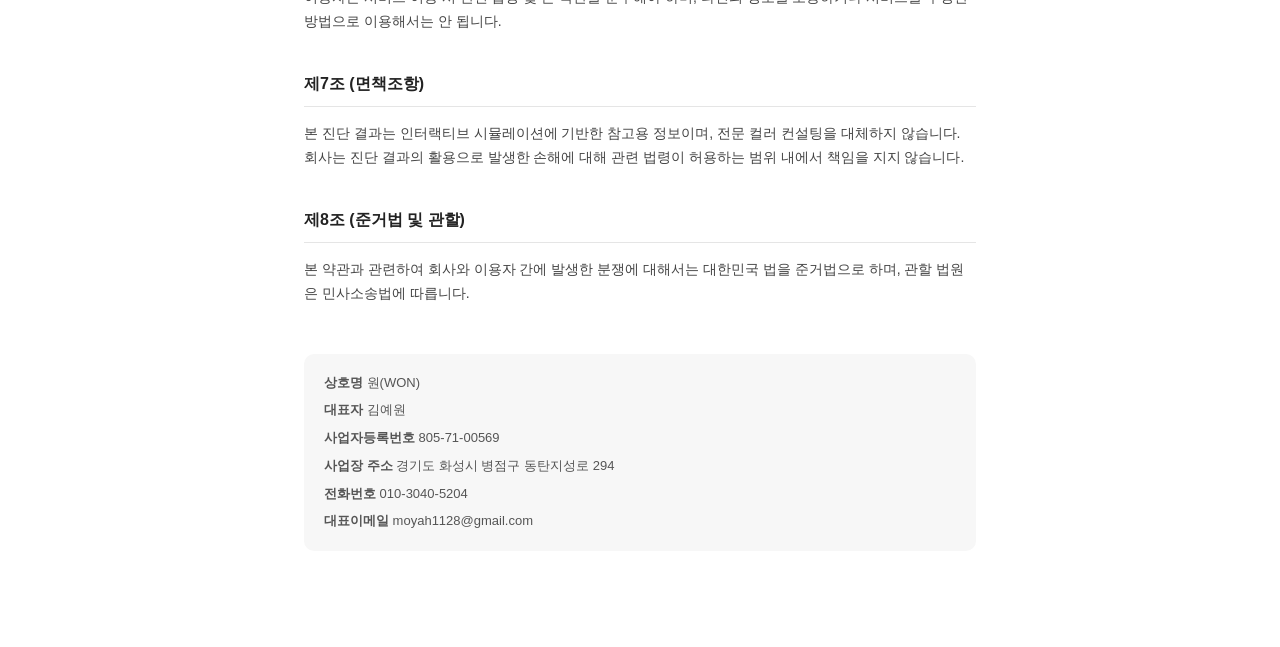
<file: terms.html>
<!DOCTYPE html>
<html lang="ko">
<head>
  <meta charset="UTF-8">
  <meta name="viewport" content="width=device-width, initial-scale=1.0, viewport-fit=cover">
  <title>이용약관 및 환불정책 | Personal RGB</title>
  <meta name="robots" content="noindex">
  <link rel="icon" type="image/png" href="icon-palette.png">
  <style>
    * { box-sizing: border-box; }
    body {
      font-family: 'Noto Sans KR', 'Pretendard', sans-serif;
      max-width: 720px;
      margin: 0 auto;
      padding: 48px 24px 96px;
      line-height: 1.75;
      color: #222;
      background: #fff;
    }
    a.back {
      display: inline-block;
      margin-bottom: 28px;
      font-size: 13px;
      color: #888;
      text-decoration: none;
    }
    a.back:hover { text-decoration: underline; }
    h1 { font-size: 21px; margin-bottom: 6px; }
    .updated { font-size: 12px; color: #999; margin-bottom: 32px; }
    h2 { font-size: 16px; margin-top: 36px; margin-bottom: 10px; border-bottom: 1px solid #e5e5e5; padding-bottom: 8px; }
    p, li { font-size: 14px; color: #444; }
    ul { padding-left: 20px; margin: 8px 0; }
    li { margin-bottom: 6px; }
    .product-box {
      background: #f7f7f7;
      border-radius: 10px;
      padding: 18px 20px;
      margin-top: 12px;
    }
    .product-box li { list-style: none; margin-bottom: 8px; }
    .biz-info {
      font-size: 13px;
      color: #555;
      background: #f7f7f7;
      padding: 18px 20px;
      border-radius: 10px;
      margin-top: 48px;
    }
    .biz-info div { margin-bottom: 5px; }
    .biz-info div:last-child { margin-bottom: 0; }
  </style>
</head>
<body>
  <a class="back" href="index.html">← 홈으로</a>
  <h1>이용약관 및 환불정책</h1>
  <p class="updated">시행일: 2026년 8월 10일</p>

  <p>본 약관은 원(WON, 이하 "회사")이 운영하는 웹사이트 Personal RGB(이하 "서비스")를 통해 제공하는 퍼스널 컬러 진단 서비스의 이용 조건과 절차, 회사와 이용자의 권리·의무 및 책임사항을 규정합니다.</p>

  <h2>상품 안내</h2>
  <div class="product-box">
    <ul>
      <li><strong>상품명</strong> 퍼스널 컬러 진단 결과지</li>
      <li><strong>상품 설명</strong> 인터랙티브 드레이핑 시뮬레이션을 통해 웜톤/쿨톤부터 16타입 세부 퍼스널 컬러까지 분석한 개인 맞춤 진단 결과를 디지털로 제공합니다.</li>
      <li><strong>판매 상품</strong></li>
      <li>· 기본: 퍼스널 컬러 진단 결과지 — 1,000원</li>
      <li>· 스타일링: 진단 결과지 + 의상·헤어 스타일링 가이드 — 2,000원</li>
      <li>· 풀 패키지: 진단 결과지 + 전체 스타일링 가이드(의상·메이크업·헤어·주얼리·네일) — 2,500원</li>
      <li><strong>판매 가격</strong> 1,000원~2,500원 (부가세 포함, 상품별 상이)</li>
      <li><strong>제공 방식</strong> 결제 완료 즉시 웹페이지에서 진단 결과 열람 가능 (별도 배송 없음)</li>
    </ul>
  </div>

  <h2>제1조 (목적)</h2>
  <p>본 약관은 회사가 제공하는 서비스의 이용과 관련하여 회사와 이용자 간의 권리, 의무 및 책임사항, 기타 필요한 사항을 규정함을 목적으로 합니다.</p>

  <h2>제2조 (서비스의 제공)</h2>
  <p>회사는 이용자가 결제를 완료한 즉시 퍼스널 컬러 진단 결과를 온라인으로 제공합니다. 서비스는 디지털 콘텐츠 특성상 별도의 배송 절차 없이 제공됩니다.</p>

  <h2>제3조 (이용요금 및 결제)</h2>
  <p>서비스 이용요금은 선택한 상품에 따라 1,000원~2,500원이며, 회사가 정한 전자결제 수단(신용카드, 카카오페이, 토스페이 등)을 통해 결제합니다.</p>

  <h2>제4조 (환불 정책)</h2>
  <ul>
    <li>진단 결과를 열람하기 전(결제 완료 후 결과 화면을 확인하지 않은 경우)에 한해 결제일로부터 7일 이내 전액 환불이 가능합니다.</li>
    <li>진단 결과를 1회라도 열람한 경우, 콘텐츠 제공이 개시된 것으로 보아 「전자상거래 등에서의 소비자보호에 관한 법률」 제17조 제2항에 따라 환불이 제한될 수 있습니다.</li>
    <li>회사의 귀책사유(시스템 오류로 결제는 완료되었으나 결과가 제공되지 않은 경우 등)로 서비스 이용이 불가능한 경우에는 사유 확인 후 전액 환불합니다.</li>
    <li>환불 요청은 아래 연락처로 문의해 주시기 바랍니다.</li>
  </ul>

  <h2>제5조 (회사의 의무)</h2>
  <p>회사는 관련 법령과 본 약관이 금지하는 행위를 하지 않으며, 지속적이고 안정적인 서비스 제공을 위해 노력합니다.</p>

  <h2>제6조 (이용자의 의무)</h2>
  <p>이용자는 서비스 이용 시 관련 법령 및 본 약관을 준수해야 하며, 타인의 정보를 도용하거나 서비스를 부정한 방법으로 이용해서는 안 됩니다.</p>

  <h2>제7조 (면책조항)</h2>
  <p>본 진단 결과는 인터랙티브 시뮬레이션에 기반한 참고용 정보이며, 전문 컬러 컨설팅을 대체하지 않습니다. 회사는 진단 결과의 활용으로 발생한 손해에 대해 관련 법령이 허용하는 범위 내에서 책임을 지지 않습니다.</p>

  <h2>제8조 (준거법 및 관할)</h2>
  <p>본 약관과 관련하여 회사와 이용자 간에 발생한 분쟁에 대해서는 대한민국 법을 준거법으로 하며, 관할 법원은 민사소송법에 따릅니다.</p>

  <div class="biz-info">
    <div><strong>상호명</strong> 원(WON)</div>
    <div><strong>대표자</strong> 김예원</div>
    <div><strong>사업자등록번호</strong> 805-71-00569</div>
    <div><strong>사업장 주소</strong> 경기도 화성시 병점구 동탄지성로 294</div>
    <div><strong>전화번호</strong> 010-3040-5204</div>
    <div><strong>대표이메일</strong> moyah1128@gmail.com</div>
  </div>
</body>
</html>
</file>
<file: css/gain.css>
:root { --bg: #ffffff; }
/* 한글 단어(어절) 중간이 잘리지 않고 띄어쓰기 단위로만 줄바꿈되게 한다.
   그래도 한 단어가 너무 길어 줄에 안 들어가는 경우(긴 URL 등)에는
   overflow-wrap이 안전망으로 그 단어만 잘라 넘친다. 모바일에서 버튼/링크를
   탭할 때 브라우저가 기본으로 씌우는 회색 하이라이트도 여기서 함께 없앤다. */
* { box-sizing: border-box; font-family: inherit; font-weight: inherit; word-break: keep-all; overflow-wrap: break-word; -webkit-tap-highlight-color: transparent; }

/* 스크롤은 되지만 스크롤바는 안 보이게(결과 화면처럼 내용이 길어 스크롤이 필요한 곳에 사용). */
.no-scrollbar {
  scrollbar-width: none; /* Firefox */
  -ms-overflow-style: none; /* 구형 Edge/IE */
}
.no-scrollbar::-webkit-scrollbar {
  display: none; /* Chrome/Safari */
}

body {
  margin: 0;
  min-height: 100vh;
  background: var(--bg);
  overflow: hidden;
  font-family: 'Space Mono', 'EB Garamond', 'Bitcount Grid Double', 'Jost', 'Geist Pixel', -apple-system, BlinkMacSystemFont, 'Segoe UI', sans-serif;
  font-weight: 300;
}

.scene {
  position: fixed;
  top: var(--rest-top, 50%);
  left: 50%;
  transform: translate(-50%, -50%) scale(var(--rs, 1));
  width: 900px;
  height: 900px;
  perspective: 2000px;
  pointer-events: none;
}

/* 데스크톱(가로가 세로보다 넓은 화면)에서는 모빌을 살짝 아래로 낮춘다. */
@media (min-aspect-ratio: 1/1) {
  .scene {
    --rest-top: 53%;
  }
}

/* 확대→축소와 "제자리로 내려가기"(top)를 하나의 애니메이션으로 묶어 동시에 재생되게 한다.
   GPU에서 독립적으로 재생되는 CSS @keyframes라 메인 스레드 작업(회전 등)과도 무관하다. */
@keyframes introZoom {
  from {
    top: 46%;
    transform: translate(-50%, -50%) scale(var(--rs, 1)) scale(2.4);
  }
  to {
    top: var(--rest-top, 50%);
    transform: translate(-50%, -50%) scale(var(--rs, 1)) scale(1);
  }
}

/* 인트로에는 톤 버튼 텍스트가 아직 안 보이는 상태이므로, 버튼 자리를 비워두지 않고
   화면 정중앙(약간 더 위)에서 시작해 제자리로 내려온다. */
.scene.intro {
  animation: introZoom 1.4s cubic-bezier(0.4, 0, 0.2, 1) forwards;
}

.tilt {
  width: 100%;
  height: 100%;
  transform-style: preserve-3d;
  transform: rotateX(0deg);
  position: relative;
}

.stage {
  position: absolute;
  width: 100%;
  height: 100%;
  top: 0;
  left: 0;
  transform-style: preserve-3d;
  cursor: grab;
  pointer-events: auto;
}
.stage:active { cursor: grabbing; }

.pivot {
  position: absolute;
  top: 50%;
  left: 50%;
  width: 0;
  height: 0;
  transform-style: preserve-3d;
}

.arm {
  position: absolute;
  top: 0;
  left: 0;
  width: 0;
  height: 0;
  transform-style: preserve-3d;
  /* 화면 크기가 바뀔 때 개체 위치가 뚝뚝 끊기지 않고 부드럽게 이어지도록. */
  transition: transform 0.25s ease-out;
}

.card {
  position: absolute;
  transform: rotateY(180deg);
  transform-style: preserve-3d;

  transition: filter 0.15s linear, opacity 0.15s linear, transform 0.2s ease;
  overflow: hidden;
}

.card:hover {
  /* 옆으로 갸웃(rotateZ)이 아니라 세로축을 기준으로 좌우로 도리도리 돌아가게 rotateY를 더한다. */
  transform: rotateY(calc(180deg + var(--hover-twist, 8deg)));
}

.card-front {
  position: absolute;
  inset: 0;
  background: inherit;
  border-radius: inherit;
  overflow: hidden;
}

.card-back {
  position: absolute;
  inset: 0;
  background: inherit;
  border-radius: inherit;
  overflow: hidden;
  transform: rotateY(180deg) translateZ(6px);
  backface-visibility: hidden;
}

.card-side-left {
  position: absolute;
  top: 0;
  bottom: 0;
  width: 6px;
  left: -6px;
  background: inherit;
  transform-origin: right;
  transform: rotateY(-90deg);
}

.card-side-right {
  position: absolute;
  top: 0;
  bottom: 0;
  width: 6px;
  right: -6px;
  background: inherit;
  transform-origin: left;
  transform: rotateY(90deg);
}

.card-side-top {
  position: absolute;
  left: 0;
  right: 0;
  height: 6px;
  top: -6px;
  background: inherit;
  transform-origin: bottom;
  transform: rotateX(90deg);
}

.card-side-bottom {
  position: absolute;
  left: 0;
  right: 0;
  height: 6px;
  bottom: -6px;
  background: inherit;
  transform-origin: top;
  transform: rotateX(-90deg);
}

.card-side-top,
.card-side-bottom,
.card-side-left,
.card-side-right {
  display: none;
}

.controls {
  position: fixed;
  bottom: 28px;
  left: 50%;
  transform: translateX(-50%);
  display: flex;
  gap: 14px;
}
.controls button {
  background: none;
  border: none;
  color: #333;
  padding: 8px 16px;
  border-radius: 20px;
  font-size: 13px;
  cursor: pointer;
}

.hint {
  position: fixed;
  top: 28px;
  left: 50%;
  transform: translateX(-50%);
  color: rgb(0, 0, 0);
  font-size: 12px;
}

.stage.animating .pivot {
  transition: transform 1.2s cubic-bezier(0.4, 0, 0.2, 1);
}

.stage.animating .card {
  transition: filter 1.2s cubic-bezier(0.4, 0, 0.2, 1),
              opacity 1.2s cubic-bezier(0.4, 0, 0.2, 1);
}

/* .card 자체(transform-style: preserve-3d)에 걸면 일부 브라우저(특히 태블릿)에서
   overflow: hidden 클리핑이 무시돼 발광이 카드 모양 밖 사각형으로 새어 나간다.
   preserve-3d가 없는 평평한 .card-front/.card-back에 각각 걸어 확실히 클리핑되게 한다. */
.card.lit .card-front::after,
.card.lit .card-back::after {
  content: '';
  position: absolute;
  top: 50%;
  left: 50%;
  width: 160%;
  height: 500px;
  background: rgba(255, 255, 255, 0.241);
  transform: translate(-50%, -50%) rotate(-35deg);
  border-radius: 6px;
  mix-blend-mode: overlay;
  pointer-events: none;
}

.tone-buttons {
  position: fixed;
  /* 노치/다이나믹 아일랜드나 상태 표시줄(시간·배터리·와이파이)이 있는 기기(주로
     앱으로 감쌌을 때)에서 그 영역과 겹치지 않도록 안전 영역만큼 더 띄운다.
     일반 브라우저에서는 safe-area-inset-top이 0이라 기존과 동일하다. */
  top: calc(36px + env(safe-area-inset-top));
  left: 16px;
  right: 16px;
  display: flex;
  align-items: center;
  justify-content: center;
  gap: clamp(2px, 0.6vw, 10px);
  z-index: 10;
  /* left/right를 고정폭으로 둬서 화면 크기와 무관하게 항상 좌우 16px 여백이 보장된다. */
  /* 인트로(확대→축소) 동안 겹치지 않도록 숨겨뒀다가 script.js에서 끝나면 opacity:1로 되돌린다. */
  opacity: 0;
  transition: opacity 0.6s ease;
}

.tone-buttons button {
  background: transparent;
  border: none;
  color: #111111;
  padding: clamp(4px, 1vw, 8px) clamp(6px, 1.6vw, 16px);
  border-radius: 999px;
  /* vw 계수를 낮춰 휴대폰 너비 전반에서 실제로 최솟값(8px) 근처를 쓰도록 한다. */
  font-size: clamp(8px, 2vw, 13px);
  font-weight: 400;
  cursor: pointer;
  white-space: nowrap;
}

/* 작은 화면(휴대폰)에서는 톤 버튼을 위로 살짝 올린다(글자 크기는 clamp가 처리). */
@media (max-width: 480px) {
  .tone-buttons {
    top: calc(16px + env(safe-area-inset-top));
  }
  .back-button {
    top: calc(16px + env(safe-area-inset-top)) !important;
    left: 16px !important;
    font-size: 11px !important;
    padding: 6px 12px !important;
  }
  /* back-button은 모바일에서 top/패딩이 줄어들어 세로 중심이 위로 올라가므로,
     우측 팔레트 아이콘도 같은 세로 중심에 오도록 top을 맞추고, 좌우 여백도
     back-button의 left: 16px과 대칭이 되도록 같은 값으로 맞춘다. */
  .palette-view-button {
    top: calc(14px + env(safe-area-inset-top)) !important;
    right: 16px !important;
  }
  /* "Next Step" 버튼(확정한 색 화면 우측 상단, 팔레트 아이콘과 같은 자리를 쓴다)도
     같은 세로 중심·여백에 맞추고, 글자 크기도 back-button의 11px과 맞춘다. */
  .stage-advance-button {
    top: calc(14px + env(safe-area-inset-top)) !important;
    right: 16px !important;
    font-size: 11px !important;
  }
  /* 모바일에서는 팔레트 바로 위 안내 문구를 조금 더 위로 띄운다(팔레트 확장
     화살표의 위쪽 끝이 164px 지점에 있으므로 그보다 확실히 위로). */
  .palette-drag-hint {
    bottom: 210px !important;
  }
  /* 튜토리얼 안내 문구(단계 1 세팅 등, 카드·단색 화면 제외) 화면은 모바일에서
     좌우 여백을 넉넉히 주고 글씨를 조금 줄인다. */
  .tutorial-overlay {
    padding: 24px 44px !important;
  }
  /* .tutorial-heading/.tutorial-body는 서류 화면 앞 인트로 막(.stage-intro-veil)에서도
     재사용되므로, 이 축소는 .tutorial-overlay 안으로만 한정해 카드 화면에 번지지 않게 한다. */
  .tutorial-overlay .tutorial-heading {
    font-size: 15px !important;
  }
  .tutorial-overlay .tutorial-body {
    font-size: 12px !important;
  }
  .tutorial-list li {
    font-size: 12px !important;
  }
  /* 서류(카드) 화면 앞 인트로 막(언더톤·명도·채도 등)도 튜토리얼 안내
     화면과 같은 글씨 크기·좌우 여백을 쓰게 한다. */
  .stage-intro-veil {
    padding: 24px 44px !important;
  }
  .stage-intro-veil .tutorial-heading {
    font-size: 15px !important;
  }
  .stage-intro-veil .tutorial-body {
    font-size: 12px !important;
  }
  /* 카드 없이 문구만 나오는 단계(종합 등)도 같은 글씨 크기·좌우 여백을 쓰게
     한다. stageHintHeading/Body는 카드 화면과 같은 컨테이너를 공유해서
     .tutorial-overlay/.stage-intro-veil 선택자로는 못 잡으므로 별도
     클래스로 한정한다. */
  .stage-hint-heading {
    font-size: 15px !important;
  }
  .stage-hint-body {
    font-size: 12px !important;
    padding: 0 20px !important;
    box-sizing: border-box !important;
  }
  /* 모바일에서는 아이콘 대신 "Tutorial" 텍스트 버튼으로 대체하고(script.js),
     상단 톤 버튼 줄과 겹치지 않도록 하단 중앙으로 옮긴다. */
  .tutorial-button {
    top: auto !important;
    right: auto !important;
    /* 홈 인디케이터가 있는 기기에서 겹치지 않도록 안전 영역만큼 더 띄우되,
       기본 여백은 줄여서 전체적으로 너무 떠 보이지 않게 한다. */
    bottom: calc(8px + env(safe-area-inset-bottom)) !important;
    left: 50% !important;
    transform: translateX(-50%) !important;
    /* 상단 톤 버튼 글자와 같은 크기(clamp)를 그대로 쓴다. */
    font-size: clamp(8px, 2vw, 13px) !important;
    padding: 6px 12px !important;
    letter-spacing: 0.02em;
  }
  .tutorial-back {
    top: calc(16px + env(safe-area-inset-top)) !important;
    left: 16px !important;
    font-size: 11px !important;
    padding: 6px 12px !important;
  }
  .tutorial-next {
    top: calc(16px + env(safe-area-inset-top)) !important;
    right: 16px !important;
    font-size: 11px !important;
    padding: 6px 12px !important;
  }
}

.tutorial-button {
  position: fixed;
  /* 상단 톤 버튼 줄과 높이를 맞춘다. */
  top: calc(36px + env(safe-area-inset-top));
  right: calc(28px + env(safe-area-inset-right));
  z-index: 1002;
  background: transparent;
  border: none;
  color: #111111;
  /* 상단 톤 버튼과 글자 크기/굵기/여백을 완전히 동일하게 맞춘다. */
  padding: clamp(4px, 1vw, 8px) clamp(6px, 1.6vw, 16px);
  font-size: clamp(8px, 2vw, 13px);
  font-weight: 400;
  white-space: nowrap;
  cursor: pointer;
  display: flex;
  align-items: center;
  justify-content: center;
  /* 톤 버튼 텍스트와 마찬가지로 인트로(확대→축소) 동안 숨겨뒀다가, 인트로가
     끝나는 시점에 자연스럽게 나타나게 한다. */
  opacity: 0;
  transition: opacity 0.6s ease;
}

.tutorial-overlay {
  position: fixed;
  inset: 0;
  z-index: 2000;
  display: flex;
  flex-direction: column;
  align-items: center;
  justify-content: center;
  gap: 14px;
  padding: 24px;
  text-align: center;
  background: rgba(0, 0, 0, 0.45);
  backdrop-filter: blur(10px);
  -webkit-backdrop-filter: blur(10px);
  opacity: 0;
  pointer-events: none;
  transition: opacity 0.4s ease;
  cursor: pointer;
}

.tutorial-overlay.active {
  opacity: 1;
  pointer-events: auto;
}

.tutorial-shortcut {
  margin: 0;
  font-size: 32px;
  font-weight: 700;
  color: #ffffff;
  letter-spacing: 0.02em;
}

.tutorial-shortcut-note {
  display: block;
  margin-top: 10px;
  font-size: 14px;
  font-weight: 400;
  letter-spacing: 0;
  color: rgba(255, 255, 255, 0.75);
}

.tutorial-hint {
  margin: 0;
  font-size: 15px;
  font-weight: 400;
  color: rgba(255, 255, 255, 0.8);
}

.tutorial-slide {
  display: none;
  flex-direction: column;
  align-items: center;
  gap: 24px;
  max-width: 640px;
}

.tutorial-slide.active {
  display: flex;
}

.tutorial-eyebrow {
  margin: 0;
  font-size: 13px;
  font-weight: 400;
  letter-spacing: 0.08em;
  text-transform: uppercase;
  color: rgba(255, 255, 255, 0.65);
}

/* 단계 카드 화면(STAGE_HINTS)과 마찬가지로, "단계 N · ..." 문구는 튜토리얼
   슬라이드 안에서도 가운데 정렬된 본문과 분리해 화면 맨 아래로 떨어뜨린다. */
.tutorial-overlay .tutorial-eyebrow {
  position: absolute;
  left: 50%;
  bottom: calc(28px + env(safe-area-inset-bottom));
  transform: translateX(-50%);
}

.tutorial-heading {
  margin: 0;
  font-size: 24px;
  font-weight: 700;
  color: #ffffff;
}

.tutorial-body {
  margin: 0;
  font-size: 17px;
  line-height: 1.7;
  color: rgba(255, 255, 255, 0.92);
}

/* 단계 1 안내처럼 여러 조건을 나열할 때 쓰는 불릿 리스트. */
.tutorial-list {
  margin: 0;
  padding: 0;
  list-style: none;
  display: flex;
  flex-direction: column;
  gap: 10px;
  text-align: left;
}

.tutorial-list li {
  position: relative;
  padding-left: 1.1em;
  font-size: 17px;
  line-height: 1.5;
  color: rgba(255, 255, 255, 0.92);
}

.tutorial-list li::before {
  content: '•';
  position: absolute;
  left: 0;
  color: rgba(255, 255, 255, 0.55);
}

/* 카드(서류)가 있는 단계 화면이 열릴 때, 화면을 잠깐 어둡게 가리고 그 위에
   헤딩+설명 문구를 보여줬다가 몇 초 뒤 스르륵 사라지는 인트로 막. */
.stage-intro-veil {
  position: absolute;
  inset: 0;
  z-index: 5;
  display: none;
  flex-direction: column;
  align-items: center;
  justify-content: center;
  gap: 16px;
  padding: 24px;
  text-align: center;
  background: rgba(0, 0, 0, 0.7);
  pointer-events: none;
}

/* 명도/언더톤/채도 단계 안내에서 쓰는 콘텐츠 컨테이너. 데스크탑은 무채색
   서류 문서(.hint-doc) 한 개, 모바일은 카드 스택(.hint-card-stack)을 담는다. */
.hint-cards {
  display: none;
  width: 100%;
  max-width: 92vw;
  box-sizing: border-box;
  gap: 32px;
  flex-wrap: wrap;
  align-items: stretch;
  justify-content: center;
  margin-top: 4px;
}

.hint-card-label {
  align-self: center;
  margin: 0;
  font-size: 20px;
  font-weight: 500;
  color: #171717;
}

.hint-card-illustration {
  width: 176px;
  height: 176px;
  object-fit: contain;
  /* 사진(폴라로이드) 원본에 그림자가 그려져 있었으나, 크기별로 그림자
     비율이 안 맞아 코드(필터)로 옮김 — 알파 채널을 따라가는 실제 카드
     테두리 모양대로 그림자가 지도록 box-shadow 대신 drop-shadow를 쓴다. */
  filter: drop-shadow(0 1px 2px rgba(0, 0, 0, 0.22)) drop-shadow(0 1px 1px rgba(0, 0, 0, 0.16));
}

/* 모바일 카드 스택 안의 사람 이미지만 더 크게, 조금 더 아래로 내려서 보여준다. */
.hint-stack-card .hint-card-illustration {
  width: 240px;
  height: 240px;
  margin-top: 10px;
  margin-bottom: -8px;
}

/* 클립이 사진 위쪽에 꽂혀 있는 것처럼 겹쳐 보여주는 감싸개. 클립은 이
   감싸개 기준 절대 위치라, 감싸개를 위로 올리면 사진과 클립이 함께
   따라 올라가 맨 밑 회색 표지 위쪽 가장자리에 클립이 걸쳐진 것처럼
   보이게 된다. */
.hint-doc-photo {
  position: relative;
  align-self: center;
  display: flex;
  justify-content: center;
  margin-top: -32px;
}

/* 클립은 기울이지 않고 똑바로, 서류 위쪽 가장자리에 걸터앉은 것처럼 더
   위로 올려둔다. */
.hint-doc-clip {
  position: absolute;
  top: -23px;
  left: 50%;
  width: 62px;
  height: auto;
  transform: translateX(-50%);
  z-index: 2;
  pointer-events: none;
  filter: drop-shadow(0 2px 3px rgba(0, 0, 0, 0.28));
}

/* 클립의 뒷다리. clip.png(앞 클립)와 완전히 같은 위치·크기로 겹쳐두고,
   포토샵 레이어 순서로 치면 맨 아래로 보내듯 z-index만 서류 표지
   (.hint-doc-cover, z-index: -1)보다도 더 낮게 줘서 맨 뒤에 깔리게 한다. */
.hint-doc-clip-back {
  position: absolute;
  top: -23px;
  left: 50%;
  width: 62px;
  height: auto;
  transform: translateX(-50%);
  z-index: -2;
  pointer-events: none;
  filter: drop-shadow(0 2px 3px rgba(0, 0, 0, 0.28));
}

/* 서류 안 이미지는 카드 스택(모바일)보다 훨씬 크게 보여주되, 세로 기준으로
   최대 높이를 잡아 서류가 화면 밖으로 넘칠 만큼 커지지 않게 한다(이미지이
   세로로 긴 인물 사진이라 폭을 기준으로 키우면 높이가 감당 안 될 만큼
   커진다). 그 안에서 폭은 원본 비율 그대로 최대한 채운다. 클립에 꽂힌
   사진처럼 살짝 기울여두고, 클릭하면 라이트박스로 크게 볼 수 있다. */
.hint-doc-page-blank .hint-card-illustration {
  width: auto;
  max-width: 98%;
  height: auto;
  max-height: 130vh;
  /* 클립은 그대로 두고 사진만 위로 당긴다(클립은 감싸개 기준 절대 위치라
     이 마진의 영향을 받지 않는다). 이미지가 훨씬 커진 만큼 당기는 양은
     줄여서 클립과 안 부딪히게 살짝 내려준다. */
  margin-top: 22px;
  transform: rotate(-3deg);
  cursor: zoom-in;
  /* 서류에서는 사진이 훨씬 크게 보이므로 그림자도 비례해 더 크고 넓게. */
  filter: drop-shadow(0 2px 3px rgba(0, 0, 0, 0.26)) drop-shadow(0 1px 1px rgba(0, 0, 0, 0.18));
}

/* 화면을 어둡게 가리고 그 위에 클릭한 얼굴 사진을 크게 보여주는 라이트박스.
   배경이 완전히 불투명하지 않으면(예전엔 0.82 + blur) 뒤에 있던 흰 서류/
   사진이 은은하게 비쳐서 확대된 사진 둘레에 얼룩 같은 그림자가 생겼다 —
   완전 불투명으로 바꿔 그 비침을 없앤다. */
.hint-image-lightbox {
  position: fixed;
  inset: 0;
  z-index: 3000;
  display: flex;
  align-items: center;
  justify-content: center;
  padding: 32px;
  background: #000;
  opacity: 0;
  pointer-events: none;
  transition: opacity 0.4s ease;
  cursor: zoom-out;
}

.hint-image-lightbox img {
  max-width: min(560px, 88vw);
  max-height: 88vh;
  object-fit: contain;
}

.hint-card-text {
  margin: 0;
  font-size: 14px;
  line-height: 2;
  color: rgba(23, 23, 23, 0.78);
}

/* 서류 안 본문은 위로 당겨 올리고, 페이지 좌우 패딩 위에 추가로 좌우
   여백을 더 줘서 살짝 안쪽으로 들여 쓴다. */
.hint-doc-page .hint-card-text {
  margin-top: -14px;
  padding: 0 12px;
  box-sizing: border-box;
}

/* 데스크탑 전용: Good/Bad 뒤집기 카드 두 장 대신, 무채색 서류철처럼 생긴
   문서 한 개. 클릭하면 라벨×Good/Bad 조합 4페이지가 한 장씩 넘어가고,
   우측에 튀어나온 색인 탭으로 원하는 페이지로 바로 건너뛸 수 있다. */
.hint-doc {
  position: relative;
  /* 오른쪽 페이지(실제 내용, 기존과 같은 폭)와 왼쪽 빈 페이지를 나란히
     두려고 폭을 기존의 두 배로 잡는다 — 오른쪽 페이지 자체의 폭/레이아웃은
     그대로 유지된다. 갈피가 차지할 폭까지 감안해 화면 안에 항상 들어오게
     하되, 너무 좁아져 타이틀/본문이 잘리지 않도록 최소 폭을 지킨다. */
  width: min(1140px, max(680px, calc(200vw - 560px)));
  margin: 4px auto 0;
}

/* 서류 뒤에 깔리는 회색 표지. 펼쳐진 두 페이지보다 사방으로 조금 더 커서
   가장자리가 표지처럼 삐져나와 보인다. 실제로 눈에 보이는 부분은 서류
   밖으로 삐져나온 얇은 테두리뿐이라, 중심에서부터 옅어지는 radial-gradient는
   전부 서류 밑에 가려져 티가 안 났다. 그래서 배경을 아예 투명하게 비우고,
   inset box-shadow로 테두리 안쪽에서만 옅어지는 그림자를 그려 넣어 —
   가장자리는 불투명하고 안쪽(서류에 가까운 쪽)으로 갈수록 투명해져 뒤의
   배경이 비쳐 보이게 만든다. */
.hint-doc-cover {
  position: absolute;
  top: -16px;
  bottom: -16px;
  left: -50px;
  /* 우측 갈피(탭)는 자리(slot)에 따라 최대 3단(39px)까지 더 밀려나서
     튀어나오므로, 왼쪽보다 오른쪽을 더 넉넉히 잡아 가장 깊이 튀어나온
     갈피까지 표지 안에 들어오게 한다. */
  right: -85px;
  background: transparent;
  border-radius: 14px;
  box-shadow: inset 0 0 36px rgba(156, 156, 152, 0.85), 0 26px 44px rgba(0, 0, 0, 0.32);
  z-index: -1;
}

.hint-doc-spread {
  display: flex;
  align-items: stretch;
}

/* 왼쪽의 빈 페이지. 오른쪽 페이지와 같은 종이 질감이지만 내용은 없다.
   사진이 실제로 커질 폭 여유를 주려고 오른쪽 페이지보다 살짝 더 넓게
   잡는다(사진은 세로로 긴 인물 사진이라 max-height보다 폭이 먼저
   병목이 되기 때문). */
.hint-doc-page-blank {
  flex: 1 1 50%;
  box-sizing: border-box;
  min-height: 560px;
  /* 오른쪽 페이지와 똑같이 위쪽 여백(24px)을 줘서, 사람 사진·클립이 이
     페이지로 옮겨와도 세로 위치(높이)는 그대로 유지되게 한다. */
  padding-top: 24px;
  display: flex;
  flex-direction: column;
  align-items: center;
  background: #f5f5f3 url('../envelope-letter-card.png');
  background-size: cover;
  border: 1px solid rgba(17, 17, 17, 0.1);
  border-right: none;
  border-radius: 4px 0 0 4px;
}

.hint-doc-page {
  position: relative;
  flex: 1 1 50%;
  box-sizing: border-box;
  min-height: 560px;
  display: flex;
  flex-direction: column;
  align-items: stretch;
  justify-content: flex-start;
  gap: 24px;
  /* 이미지 위(padding-top)와 이미지 아래(다음 요소까지의 gap)가 같은 24px가
     되도록 맞춰서, 이미지 상하 여백이 동일해 보이게 한다. */
  padding: 24px 20px 44px;
  /* 결과 편지지와 같은 종이 질감 이미지를 깔아, 서류도 실제 종이처럼 보이게
     한다. css/ 안에서 참조하는 거라 루트에 있는 이미지로 가려면 ../가 필요하다. */
  background: #f5f5f3 url('../envelope-letter-card.png');
  background-size: cover;
  border: 1px solid rgba(17, 17, 17, 0.1);
  border-radius: 0 4px 4px 0;
  /* 우측으로 어긋난 회색 종이 세 겹(+ 맨 앞의 본체 = 총 4장, 갈피 4개와
     맞춤)이 겹쳐 있는 것처럼 보이게 하는 그림자. 이 간격은 갈피의 계단식
     간격(TAB_STEP_PX, script.js)과는 별개로 여기서 직접 조절한다. */
  box-shadow:
    13.5px 0 0 -1px #e4e4e1,
    27px 0 0 -2px #d6d6d3,
    40.5px 0 0 -3px #c8c8c5,
    0 20px 34px rgba(0, 0, 0, 0.2);
  text-align: left;
  cursor: pointer;
}

/* 몇 번째 페이지인지 보여주는 숫자는 서류 하단 중앙에 고정된다. */
.hint-doc-page-index {
  position: absolute;
  bottom: 24px;
  left: 50%;
  transform: translateX(-50%);
  margin: 0;
  font-size: 11px;
  letter-spacing: 0.08em;
  color: rgba(23, 23, 23, 0.4);
}

/* 타이틀(라벨)과 Good/Bad 텍스트를 콜론으로 이어 한 줄에 나란히, 같은
   크기로 놓는다. */
.hint-doc-title-row {
  display: flex;
  align-items: baseline;
  gap: 8px;
  /* 본문 좌측 여백(12px)과 맞춘다. */
  padding-left: 12px;
  /* 오른쪽 페이지에는 이제 사진이 없으므로(왼쪽 페이지로 옮김), 페이지
     자체의 위쪽 패딩(24px)에 더해 상단 여백을 넉넉히 준다. */
  margin-top: 32px;
}

/* 서류 타이틀(라벨)만 따로 줄인다. .hint-card-label은 모바일 카드
   스택에도 쓰이므로 여기서 서류 쪽만 범위를 좁혀 크기를 줄인다. */
.hint-doc-title-row .hint-card-label {
  font-size: 16px;
}

.hint-doc-title-separator {
  margin: 0;
  font-size: 16px;
  font-weight: 500;
  color: #171717;
}

.hint-doc-badge {
  margin: 0;
  font-size: 16px;
  font-weight: 500;
  letter-spacing: 0.02em;
  color: #171717;
}

/* 문서 우측에 튀어나와 있는 서류철 갈피. 실제 파일 폴더 인덱스처럼 세로로
   길쭉하고, 서로 다른 깊이로 어긋나게 튀어나와 겹쳐 쌓인 것처럼 보이게
   한다. 각 갈피는 해당 페이지의 라벨·Good/Bad를 제목으로 보여주고,
   클릭하면 그 페이지로 바로 건너뛴다. */
.hint-doc-tabs {
  position: absolute;
  top: 26px;
  left: 100%;
  /* 갈피 묶음 전체 위치(우측으로 밀린 정도)를 조정하는 값. */
  margin-left: -1.4px;
  display: flex;
  flex-direction: column;
  gap: 12px;
}

.hint-doc-tab {
  /* 왼쪽(서류에 맞닿는 면)만 테두리를 없애 종이와 이어지는 부분에 선이
     보이지 않게 하고, 나머지 세 면만 테두리를 그린다. */
  position: relative;
  border-style: solid;
  border-color: rgba(17, 17, 17, 0.15);
  border-width: 1px 1px 1px 0;
  /* 배경색은 자리(slot)에 따라 script.js가 인라인으로 지정한다(서류 종이
     계단층과 같은 무채색, 맨 앞이 밝고 뒤로 갈수록 어두워짐). 종이
     질감(텍스처)은 맨 앞(active) 갈피에만 아래 .active 규칙에서 덧입힌다. */
  background-color: #f5f5f3;
  color: rgba(23, 23, 23, 0.6);
  font-family: inherit;
  font-size: 11px;
  font-weight: 400;
  letter-spacing: 0.02em;
  line-height: 1.3;
  width: 36px;
  min-height: 128px;
  box-sizing: border-box;
  padding: 10px 8px;
  display: flex;
  align-items: center;
  justify-content: center;
  /* 좁아진 갈피 폭에 맞춰 글씨를 세로 방향으로 회전해서(줄이 위→아래로
     흐르게) 한 줄로만 보여준다. */
  writing-mode: vertical-rl;
  white-space: nowrap;
  cursor: pointer;
  /* 오른쪽 끝(바깥으로 튀어나온 쪽)만 모서리를 살짝 둥글리고, 왼쪽(서류에
     맞닿는 쪽) 위아래 모서리는 안으로 깎이는 대신 ::before/::after로
     밖으로 펼쳐지듯 둥글린다(아래 참고). */
  border-radius: 0 10px 10px 0;
  /* 그림자의 흐림 반경(blur)이 가로 이동 거리(x)보다 크면 왼쪽(서류에
     맞닿는 면) 쪽으로도 그림자가 살짝 번져 나가 이음매처럼 보인다. x를
     blur보다 크게 잡아 왼쪽으로는 그림자가 전혀 번지지 않게 한다. */
  box-shadow: 7px 5px 5px rgba(0, 0, 0, 0.14);
}

/* 키보드로 갈피에 포커스가 가면 브라우저 기본 파란 아웃라인이 테두리
   바깥쪽에 그려지는데, 맨 앞(0번) 갈피는 표지 가장자리와 거의 붙어 있어
   그 아웃라인만 표지 밖으로 삐져나와 보인다. 안쪽으로 파고들게 옮겨서
   표지 밖으로 나가지 않게 한다. */
.hint-doc-tab:focus-visible {
  outline-offset: -3px;
}

/* 갈피 왼쪽 위/아래 모서리가 안으로 깎이지 않고, 위/아래(세로) 방향으로
   밖으로 펼쳐지듯 둥글게 이어지는 부분. radial-gradient로 사분원을
   그려서 탭의 사각 모서리(0,0)·(0,H)에서 시작해 위/아래 바깥쪽으로
   곡선을 그리다가 위·아래 평평한 변에 자연스럽게 붙는다(이 모양 자체는
   더 손대지 않는다). 탭 배경색(자리별로 달라짐)과 정확히 같은 색을
   --tab-flare-color로 전달받아 이어붙인 티가 나지 않게 한다. */
.hint-doc-tab::before,
.hint-doc-tab::after {
  content: '';
  position: absolute;
  left: 0;
  width: 14px;
  height: 14px;
  pointer-events: none;
}

/* 곡선 "바깥"(반지름 14px 안쪽)은 완전히 투명하게 비워서 흰 단색 덩어리가
   보이지 않게 한다. 맨 앞(active) 갈피만 곡선 윤곽에 테두리 링을 두고,
   나머지는 링 없이 민무늬로 둔다. */
.hint-doc-tab::before {
  top: -14px;
  background: radial-gradient(circle at top right, transparent 14px, var(--tab-flare-color, #f5f5f3) 14px);
}

.hint-doc-tab::after {
  bottom: -14px;
  background: radial-gradient(circle at bottom right, transparent 14px, var(--tab-flare-color, #f5f5f3) 14px);
}

/* 갈피마다 튀어나온 깊이(margin-left)와 쌓임 순서(z-index)는 서류의 겹쳐진
   종이 층 간격에 맞춰 script.js가 인라인으로 직접 지정한다(선택된 갈피가
   0번 자리로 당겨질 때도 인라인이라야 이 기본값을 확실히 덮어쓴다). */
.hint-doc-tab.active {
  color: #171717;
  /* 여기서도 x(9px)를 blur(7px)보다 크게 잡아 왼쪽으로는 그림자가 번지지
     않게 한다. */
  box-shadow: 9px 6px 7px rgba(0, 0, 0, 0.2);
  /* 맨 앞(0번) 갈피에만 왼쪽 종이(.hint-doc-page)와 같은 종이 질감을
     덧입혀, 뒤에 깔린 갈피들과 구분되게 한다. */
  background-image: url('../envelope-letter-card.png');
  background-size: cover;
}

/* 맨 앞 갈피의 위/아래 플레어는 --tab-flare-color(민무늬 단색)만 채워지면
   본체의 종이 질감과 달리 밋밋하게 떠 보인다. 채움 구간(반지름 14px
   밖)만 투명하게 비워서 그 뒤에 깐 종이 질감이 비치게 한다. 곡선
   바깥(반지름 13px 안쪽)은 gradient에서도 투명이지만, 그 뒤에 텍스처
   레이어가 통째로 깔려 있어서 gradient만으로는 안 비고 텍스처가 그대로
   채워져 흰 면처럼 보였다 — mask-image로 상자 자체를 잘라내야 진짜로
   빈다. */
.hint-doc-tab.active::before,
.hint-doc-tab.active::after {
  background-size: 14px 14px, cover;
}

.hint-doc-tab.active::before {
  background-image: radial-gradient(
      circle at top right,
      transparent 13px,
      rgba(17, 17, 17, 0.15) 13px,
      rgba(17, 17, 17, 0.15) 14px,
      transparent 14px
    ),
    url('../envelope-letter-card.png');
  -webkit-mask-image: radial-gradient(circle at top right, transparent 13px, #000 13px);
  mask-image: radial-gradient(circle at top right, transparent 13px, #000 13px);
}

.hint-doc-tab.active::after {
  background-image: radial-gradient(
      circle at bottom right,
      transparent 13px,
      rgba(17, 17, 17, 0.15) 13px,
      rgba(17, 17, 17, 0.15) 14px,
      transparent 14px
    ),
    url('../envelope-letter-card.png');
  -webkit-mask-image: radial-gradient(circle at bottom right, transparent 13px, #000 13px);
  mask-image: radial-gradient(circle at bottom right, transparent 13px, #000 13px);
}

/* 모바일 전용: 카드 두 장을 뒤집는 대신, Good/Bad 얼굴 4장을 카드 더미로 겹쳐두고
   맨 앞 카드만 드래그해서 넘기면 뒤에 살짝 기울어져 있던 카드가 앞으로 올라오는
   셔플형 카드 스택. 스택 전체는 제자리에 고정되어 있고 카드만 앞뒤로 넘어간다. */
.hint-card-stack {
  position: relative;
  width: 100%;
  height: 520px;
  margin: 0 auto;
}

.hint-stack-card {
  position: absolute;
  top: 50%;
  left: 50%;
  width: min(290px, 74vw);
  min-height: 420px;
  box-sizing: border-box;
  display: flex;
  flex-direction: column;
  align-items: center;
  gap: 12px;
  padding: 18px 16px;
  border-radius: 22px;
  background: #ffffff;
  box-shadow: 0 14px 30px rgba(0, 0, 0, 0.28);
  text-align: center;
  transition: transform 0.2s cubic-bezier(0.22, 1, 0.36, 1), opacity 0.2s ease;
  touch-action: pan-y;
}

/* 라벨(Warm)과 Good/Bad를 서류(데스크탑) 타이틀과 같은 모양으로 — 줄바꿈
   없이 한 줄에, 콜론으로 이어 나란히 놓는다. */
.hint-stack-title-row {
  display: flex;
  align-items: baseline;
  gap: 8px;
}

/* .hint-card-label은 데스크탑 서류에서도 재사용되므로, 굵기·크기 축소는
   모바일 카드 스택 타이틀 행 안으로만 한정한다. */
.hint-stack-title-row .hint-card-label {
  font-weight: 400;
  font-size: 16px;
}

.hint-stack-title-separator {
  margin: 0;
  font-size: 16px;
  font-weight: 400;
  color: #171717;
}

.hint-stack-badge {
  margin: 0;
  font-size: 16px;
  font-weight: 400;
  color: #171717;
}

/* .hint-card-text는 데스크탑 서류 본문에도 쓰이므로, 축소는 모바일 카드
   스택 안으로만 한정한다. */
.hint-stack-card .hint-card-text {
  font-size: 12px;
  padding: 0 8px;
  box-sizing: border-box;
}

/* 단계 6(결과 안내) 화면 중앙에 놓는 봉투 그래픽. 카드/폼폼/스티커/팔찌가 이미
   하나로 합성된 단일 이미지(envelope.png)를 그대로 보여준다. */
.result-envelope {
  width: 100%;
  max-width: 675px;
  margin: 8px auto 0;
}

.result-envelope img {
  display: block;
  width: 100%;
  height: auto;
  pointer-events: none;
  -webkit-user-drag: none;
}

/* 봉투 클릭 시 뜨는 "편지 확대" 화면. 플랩(lr-flap)/몸통(lr-body)/편지지 기준점
   (lr-paper-anchor, 안에 lr-paper)을 절대 위치로 겹쳐놓는다. 아래 left/top/
   width/height(%)를 직접 바꾸면 각 레이어의 위치·크기가 바뀐다. 쌓임 순서
   (뒤→앞)는 편지지 → 몸통 → 플랩. */
.letter-reveal {
  position: relative;
  width: 100%;
  max-width: 1404px;
  aspect-ratio: 1189 / 1129;
}

.letter-reveal img {
  position: absolute;
  object-fit: contain;
  pointer-events: none;
  -webkit-user-drag: none;
}

/* 편지지 "기준점"(lr-paper-anchor). 예전 lr-card와 같은 안전한 자리(30%~136.28%,
   다른 버튼과 안 겹치고 화면 밖으로 안 밀려나는 자리)에 고정돼 있지만, overflow를
   자르지 않는다(visible) — 그래서 안의 lr-paper가 이보다 위로 솟아올라도 잘리지
   않고 계속 보인다. */
.letter-reveal .lr-paper-anchor {
  left: 10.48%;
  top: 30%;
  width: 79.06%;
  height: 106.28%;
  z-index: 1;
  position: absolute;
}

/* 편지지 본체. 기준점의 top에 붙어 아래로 늘어난다(텍스트 길이만큼). 배경 이미지를
   이 요소의 전체 높이에 꽉 채워 늘려서 반복 타일 없이 "종이 한 장"처럼 보이게 한다.
   translateY는 script.js가 스크롤 값을 그대로 옮겨 적용한다 — 그래서 스크롤하면
   이 편지지 자체가 화면에서 실제로 위로 이동한다. */
.letter-reveal .lr-paper {
  position: absolute;
  left: 0;
  top: 0;
  width: 100%;
  min-height: 100%;
  /* background-size:100% 100%로 이미지를 텍스트 길이만큼(수천 px) 늘려 그리면
     GPU가 매 프레임 그 큰 텍스처를 다시 리샘플링해야 해서 무겁다. 고정 크기
     타일을 세로로 반복하는 방식이 훨씬 가볍다(그냥 같은 작은 텍스처를 복사).
     background-image는 CSS에 안 넣고 script.js가 필요한 시점에 인라인으로 지연
     할당한다 — CSS에 있으면 이 클래스를 쓰는 엘리먼트가 생성되는 즉시(첫 화면
     로딩 시점) 브라우저가 미리 받아버린다. */
  background-repeat: repeat-y;
  background-size: 100% 640px;
  box-shadow: 0 6px 8px rgba(0, 0, 0, 0.22);
  will-change: transform;
  backface-visibility: hidden;
}

/* 안 보이는 스크롤 입력 전용 레이어. lr-paper-anchor와 같은 자리를 덮고 있다가,
   휠/트랙패드/터치 스크롤을 네이티브로 받아서(브라우저가 가장 안정적으로 처리하는
   방식) 그 scrollTop을 위 lr-paper의 translateY로 그대로 옮긴다. */
.letter-reveal .lr-scroll-capture {
  position: absolute;
  inset: 0;
  z-index: 2;
  overflow-y: auto;
  overflow-x: hidden;
  -webkit-overflow-scrolling: touch;
  overscroll-behavior-y: contain;
  opacity: 0;
}

.letter-reveal .lr-scroll-spacer {
  width: 1px;
}

.letter-reveal .lr-body {
  left: 5.78%;
  top: 68.56%;
  width: 88.4%;
  height: 70.44%;
  z-index: 2;
  filter: drop-shadow(0 8px 10px rgba(0, 0, 0, 0.25));
}

.letter-reveal .lr-flap {
  left: 6.11%;
  top: 42%;
  width: 87.9%;
  height: 37.22%;
  z-index: 0;
  transform: translateY(-0.8px);
}

/* 모바일에서는 편지 봉투(몸통+플랩)를 조금 더 크게, 훨씬 더 아래로 내린다.
   lr-body와 lr-flap을 같은 폭(+25%p)만큼 같이 내려서 봉투 몸통과 플랩의 상대
   위치(겹치는 부분)가 유지되게 한다. */
@media (max-width: 480px) {
  /* 봉투(몸통+플랩)는 %/aspect-ratio 대신 고정 px 크기·위치를 쓴다 — 화면 폭에
     따라 .letter-reveal 컨테이너 자체의 크기가 달라지므로, %로 두면 화면마다
     봉투 높이가 다르게 보인다. 그 값을 %/top이 아니라 position:fixed +
     bottom(뷰포트 기준)으로 앵커한다 — .letter-reveal은 화면에 세로 중앙
     정렬되어 있어서, top으로 앵커하면 기기 화면 "높이"가 다를 때(같은 폭이라도)
     중앙 정렬 위치 자체가 달라져 봉투가 화면마다 다르게 보였다. bottom은
     뷰포트 바닥 기준 절대 거리라 화면 폭·높이와 무관하게 항상 같은 위치에
     온다. */
  .letter-reveal .lr-body {
    position: fixed;
    left: 50%;
    top: auto;
    bottom: -164px;
    width: 400px;
    height: 302px;
    margin-left: -200px;
    transform: scale(1.15);
  }
  .letter-reveal .lr-flap {
    position: fixed;
    left: 50%;
    top: auto;
    bottom: 75px;
    width: 397px;
    height: 160px;
    margin-left: -198.5px;
    transform: scale(1.15);
  }
  /* 편지지 가로폭을 더 넓히고, 늘어난 만큼 좌우로 균등하게 걸치도록
     왼쪽으로 절반만큼 당긴다. */
  .letter-reveal .lr-paper {
    width: calc(100% + 60px);
    left: -30px;
  }
}

/* 편지지 위에 적히는 결과 텍스트(뷰티팁 내용). lr-paper 안의 일반 문서 흐름으로
   들어가, 내용이 길어지면 lr-paper 자체의 높이가 늘어나고(= 스크롤 범위가 늘어남).
   아래쪽 여백을 크게 둔 이유: lr-body(봉투 몸통)가 이 창의 아래쪽 일부를 항상
   덮고 있어서, 그 정도 여유가 없으면 맨 마지막 줄이 끝까지 스크롤해도 봉투에
   가려진 채로 남는다. */
.letter-reveal .lr-text {
  box-sizing: border-box;
  padding: 13% 13% 25%;
  text-align: left;
}

.lr-text-title {
  margin: 0 0 20px;
  font-size: 26px;
  font-weight: 700;
  letter-spacing: 0.02em;
  color: rgba(17, 17, 17, 0.9);
}

.lr-text-section {
  margin: 0 0 22px;
}

/* 결과(뷰티팁) 화면과 같은 방식으로, 첫 섹션을 뺀 나머지 항목 사이를 얇은 선으로 구분한다. */
.lr-text-section + .lr-text-section {
  border-top: 1px solid rgba(17, 17, 17, 0.14);
  padding-top: 20px;
}

.lr-text-label {
  margin: 0 0 6px;
  font-size: 17px;
  font-weight: 700;
  letter-spacing: 0.02em;
  color: rgba(17, 17, 17, 0.85);
}

.lr-text-body {
  margin: 0 0 10px;
  font-size: 15px;
  line-height: 1.6;
  color: rgba(17, 17, 17, 0.75);
}

/* 모바일에서는 편지지 안 텍스트를 전체적으로 조금 작게 줄인다. */
@media (max-width: 480px) {
  .lr-text-title {
    font-size: 21px;
  }
  .lr-text-label {
    font-size: 14px;
  }
  .lr-text-body {
    font-size: 12.5px;
  }
}

/* 데스크탑에서는 "End"를 화면 우측 상단(다른 화면들의 top-right 버튼과 같은
   자리)에 둔다. 모바일에서는 아래 미디어쿼리가 하단 중앙 스택으로 되돌린다. */
.lr-end-button {
  position: fixed;
  top: calc(28px + env(safe-area-inset-top));
  right: calc(28px + env(safe-area-inset-right));
  left: auto;
  bottom: auto;
  transform: none;
  z-index: 10;
  background: transparent;
  border: none;
  font-size: 13px;
  letter-spacing: 0.02em;
  color: #111111;
  cursor: pointer;
}

/* "컬러 팔레트 보기" 버튼. 편지 화면(letterRevealOverlay) 하단 중앙에 화면
   기준으로 고정돼 있다 — 편지지 스크롤 레이어와 쌓임 순서가 절대 안 꼬이도록,
   일부러 스크롤되는 영역 밖에 둔 것이다. 데스크탑에서는 End가 우측 상단으로
   빠지므로 혼자 남아 조금 더 아래로 내려온다. */
.lr-palette-button {
  position: absolute;
  left: 50%;
  bottom: calc(30px + env(safe-area-inset-bottom));
  transform: translateX(-50%);
  z-index: 10;
  background: transparent;
  border: none;
  padding: 0;
  color: #111111;
  font-size: 13px;
  letter-spacing: 0.02em;
  cursor: pointer;
}

@media (max-width: 480px) {
  .lr-end-button {
    position: absolute;
    top: auto;
    right: auto;
    left: 50%;
    bottom: calc(28px + env(safe-area-inset-bottom));
    transform: translateX(-50%);
  }
  .lr-palette-button {
    bottom: calc(56px + env(safe-area-inset-bottom));
  }
}

/* "컬러 팔레트 보기"는 새 화면을 그리지 않고, 앱에 이미 있는 "확정한 색 보기"
   화면(colorOverlay/paletteBar/paletteToneTabs/backButton)을 그대로
   재사용한다 — 그 화면들 CSS는 이 파일 다른 곳에 이미 있다. */

/* 화면이 열리는 순간, 편지가 화면 아래에서 회전하며 떠올라 정위치에 안착한다. */
@keyframes envelopeDropIn {
  from {
    transform: translateY(60%) rotate(-18deg);
    opacity: 0;
  }
  to {
    transform: translateY(0) rotate(0deg);
    opacity: 1;
  }
}

.result-envelope.envelope-enter {
  animation: envelopeDropIn 0.9s cubic-bezier(0.22, 1, 0.36, 1) both;
}


.tutorial-back {
  position: fixed;
  top: calc(28px + env(safe-area-inset-top));
  left: calc(28px + env(safe-area-inset-left));
  z-index: 2001;
  background: transparent;
  border: none;
  color: #ffffff;
  padding: 8px 16px;
  border-radius: 999px;
  font-size: 12px;
  /* line-height: normal은 글자마다(특히 ←/→ 화살표처럼 폰트에 없어
     대체 글꼴로 넘어가는 글자) 줄 높이가 미세하게 달라질 수 있다.
     고정값으로 둬서 Back/Next 버튼 높이가 항상 똑같게 한다. */
  line-height: 1;
  cursor: pointer;
}

.tutorial-next {
  position: fixed;
  top: calc(28px + env(safe-area-inset-top));
  right: calc(28px + env(safe-area-inset-right));
  z-index: 2001;
  background: transparent;
  border: none;
  color: #ffffff;
  padding: 8px 16px;
  border-radius: 999px;
  font-size: 12px;
  line-height: 1;
  cursor: pointer;
}

/* 팔레트에서 색을 확정할 때마다 우측 상단 팔레트 아이콘이 벨이 울리듯 짧게 흔들린다. */
@keyframes paletteIconBell {
  0%, 100% { transform: rotate(0deg); }
  15% { transform: rotate(-18deg); }
  35% { transform: rotate(14deg); }
  55% { transform: rotate(-10deg); }
  75% { transform: rotate(6deg); }
  90% { transform: rotate(-3deg); }
}

.bell {
  animation: paletteIconBell 0.6s ease;
  transform-origin: 50% 15%;
}

/* 아이콘 뒤에 깔리는 넓고 연한 발광. box-shadow 대신 실제 원(blur된 원)을 써서
   각지거나 이상한 모양 없이 매끈하게 퍼지도록 한다. */
.icon-glow {
  position: absolute;
  width: 210px;
  height: 210px;
  border-radius: 50%;
  background: var(--glow-color, rgba(255, 255, 255, 0.55));
  filter: blur(34px);
  transform: translate(-50%, -50%) scale(0.6);
  opacity: 0;
  pointer-events: none;
  /* position:absolute인 이 엘리먼트는 음수 z-index를 줘야 일반 흐름 요소인
     아이콘(SVG)보다 뒤에 그려진다. DOM 순서만으로는 위치가 있는 요소가
     항상 나중에(위에) 칠해지기 때문. */
  z-index: -1;
}

@keyframes iconGlowPulse {
  0%, 100% { opacity: 0; transform: translate(-50%, -50%) scale(0.6); }
  40% { opacity: 1; transform: translate(-50%, -50%) scale(1); }
}

.icon-glow.pulse {
  animation: iconGlowPulse 0.9s ease;
}

/* 팔레트/색 확인 힌트가 뜰 때 각각 하단 중앙 팔레트 스와치와 우측 상단 팔레트
   아이콘을 은은하게 발광시켜 시선을 끈다. icon-glow(짧게 반짝하고 마는 keyframe
   pulse)와 달리, 이 발광들은 힌트 문구와 같은 타이밍에 나타나고(짧게) 사라지도록
   (느리게) opacity 트랜지션으로 직접 켜고 끈다 — 문구가 사라지는 속도에 맞춘다. */
.palette-center-glow,
.palette-icon-hint-glow {
  border-radius: 50%;
  background: rgba(255, 255, 255, 0.55);
  filter: blur(20px);
  opacity: 0;
  pointer-events: none;
  z-index: 999;
  transition: opacity 0.35s ease;
}

.palette-center-glow {
  position: fixed;
  bottom: 36px;
  left: 50%;
  width: 90px;
  height: 90px;
  transform: translate(-50%, 0);
}

.palette-icon-hint-glow {
  position: fixed;
  top: calc(44px + env(safe-area-inset-top));
  right: calc(36px + env(safe-area-inset-right));
  width: 840px;
  height: 840px;
  transform: translate(50%, -50%);
  /* 단색+blur(20px) 조합은 크기를 키우면 경계가 또렷한 원형 테두리처럼 보인다 —
     중심에서 바깥으로 투명해지는 방사형 그라데이션을 써서 경계 없이 번지게 한다.
     중간 단계(40%)를 하나 더 둬서 가장자리로 갈수록 더 천천히 옅어지게 한다. */
  background: radial-gradient(circle, rgba(255, 255, 255, 0.5) 0%, rgba(255, 255, 255, 0.22) 40%, rgba(255, 255, 255, 0) 85%);
  filter: none;
}

/* 종합 단계 색 구름: 원 배치 한 주기를 좌우로 이어붙여 두고, -50%(둘째 주기가 보이는
   지점)에서 0(첫 주기가 보이는 지점)으로 되돌아가듯 흘려서 왼쪽→오른쪽으로 흐르게
   한다. 두 주기가 완전히 같은 그림이라 이 구간을 반복해도 이음매 없이 이어진다. */
@keyframes synthesisDrift {
  from { transform: translateX(-50%); }
  to { transform: translateX(0); }
}

@media (prefers-reduced-motion: reduce) {
  .synthesis-track { animation: none !important; }
}

/* 팔레트 아이콘을 눌러 확정 색 화면으로 들어갈 때, 아이콘 자리에서 빛이 확 퍼지듯
   커지면서 투명해지고 그 뒤로 다음 화면이 드러나는 전환 효과. */
.palette-transition-glow {
  position: fixed;
  width: 56px;
  height: 56px;
  border-radius: 50%;
  background: radial-gradient(circle, rgba(255, 255, 255, 0.95) 0%, rgba(255, 255, 255, 0.75) 45%, rgba(255, 255, 255, 0) 72%);
  transform: translate(-50%, -50%) scale(0.6);
  opacity: 0;
  pointer-events: none;
  z-index: 3000;
  /* 밝은(파스텔) 배경 위에서도 그냥 흰 원으로 뭉개지지 않고 "빛이 밝아진다"는
     느낌이 나도록 항상 밝게만 더해지는 screen 블렌드를 쓴다. */
  mix-blend-mode: screen;
}

@keyframes paletteTransitionBurst {
  0% { opacity: 0.95; transform: translate(-50%, -50%) scale(0.6); }
  100% { opacity: 0; transform: translate(-50%, -50%) scale(48); }
}

.palette-transition-glow.burst {
  animation: paletteTransitionBurst 0.75s cubic-bezier(0.22, 0.61, 0.36, 1) forwards;
}

/* 팔레트 아이콘 바로 아래 뜨는 짧은 안내("색을 선택해주세요"). 배경이 어떤
   색이든 항상 읽히도록 스스로 어두운 배경 + 흰 글씨를 쓴다. */
.palette-empty-toast {
  position: fixed;
  top: calc(68px + env(safe-area-inset-top));
  right: calc(28px + env(safe-area-inset-right));
  margin: 0;
  padding: 7px 14px;
  background: rgba(23, 20, 18, 0.85);
  color: #ffffff;
  font-size: 12px;
  border-radius: 999px;
  white-space: nowrap;
  z-index: 1600;
  opacity: 0;
  pointer-events: none;
  transition: opacity 0.25s ease;
}

.site-footer {
  position: fixed;
  left: calc(14px + env(safe-area-inset-left));
  bottom: calc(10px + env(safe-area-inset-bottom));
  z-index: 500;
  color: #111111;
  /* 홈 화면 인트로(확대→축소) 동안에는 숨겨뒀다가, 인트로가 끝나는 시점에
     톤 버튼/튜토리얼 아이콘과 함께 나타난다(script.js). */
  opacity: 0;
  pointer-events: none;
  transition: color 0.4s ease, opacity 0.6s ease;
}

.site-footer-toggle {
  display: block;
  background: none;
  border: none;
  padding: 4px 2px;
  margin: 0;
  font-family: inherit;
  font-size: 9px;
  letter-spacing: 0.02em;
  color: inherit;
  opacity: 0.5;
  cursor: pointer;
}

.site-footer-details {
  max-height: 0;
  overflow: hidden;
  opacity: 0;
  transform: translateY(4px);
  transition: max-height 0.3s ease, opacity 0.25s ease, transform 0.3s ease;
  font-size: 9px;
  line-height: 1.7;
  color: inherit;
}

.site-footer-details.expanded {
  max-height: 140px;
  opacity: 0.8;
  transform: translateY(0);
}

.site-footer .nowrap {
  white-space: nowrap;
}

.site-footer a {
  color: inherit;
  text-decoration: underline;
}

/* 모바일에서는 화면 하단 중앙에 "Tutorial" 버튼이 따로 있어서, 펼쳐진 사업자
   정보가 옆으로 넓게 퍼지면 그 버튼과 겹친다. 폭을 좁혀 왼쪽에만 머물게 하고,
   대신 줄바꿈으로 세로가 늘어나는 만큼 max-height도 넉넉히 늘려준다. */
@media (max-width: 480px) {
  .site-footer-details {
    max-width: 128px;
  }
  .site-footer-details.expanded {
    max-height: 190px;
  }
  /* 하단 중앙 "Tutorial" 버튼과 같은 글자 크기로 맞춘다(같은 clamp 식). */
  .site-footer-toggle {
    font-size: clamp(8px, 2vw, 13px);
  }
}

/* 봉투를 눌렀을 때 편지를 열기 전에 먼저 뜨는 결제 화면. */
.payment-overlay {
  position: fixed;
  inset: 0;
  z-index: 1700;
  display: flex;
  align-items: center;
  justify-content: center;
  padding: 24px;
  background: rgba(20, 16, 14, 0.55);
  backdrop-filter: blur(6px);
  -webkit-backdrop-filter: blur(6px);
  opacity: 0;
  pointer-events: none;
  transition: opacity 0.35s ease;
}

.payment-card {
  position: relative;
  width: 100%;
  max-width: 520px;
  background: rgba(255, 253, 251, 0.55);
  border-radius: 22px;
  padding: 60px 48px 48px;
  text-align: center;
  box-shadow: 0 20px 40px rgba(0, 0, 0, 0.25);
}

.payment-title {
  font-size: 24px;
  font-weight: 700;
  color: #171412;
  margin: 0 0 22px;
}

.payment-description {
  font-size: 14.5px;
  line-height: 1.7;
  color: #666666;
  margin: 0 0 32px;
}

.payment-pay-button {
  display: block;
  width: 100%;
  padding: 17px;
  border: none;
  border-radius: 999px;
  background: #171412;
  color: #ffffff;
  font-size: 16px;
  font-weight: 400;
  letter-spacing: 0.02em;
  cursor: pointer;
  transition: opacity 0.2s ease;
}

.payment-pay-button:disabled {
  opacity: 0.5;
  cursor: default;
}

.payment-products {
  display: flex;
  flex-direction: column;
  gap: 10px;
}

.payment-product {
  display: block;
  width: 100%;
  padding: 16px 20px;
  border: 1px solid rgba(23, 20, 18, 0.15);
  border-radius: 14px;
  background: rgba(255, 255, 255, 0.5);
  cursor: pointer;
  text-align: left;
  transition: border-color 0.15s ease, background 0.15s ease;
}

.payment-product:hover {
  border-color: #171412;
  background: rgba(255, 255, 255, 0.85);
}

.payment-product-row {
  display: flex;
  align-items: center;
  justify-content: space-between;
  gap: 12px;
}

.payment-product-name {
  font-size: 15px;
  font-weight: 500;
  color: #171412;
}

.payment-product-price {
  font-size: 15px;
  font-weight: 600;
  color: #171412;
  white-space: nowrap;
}

.payment-product-price-was {
  margin-right: 5px;
  font-size: 13px;
  font-weight: 400;
  color: rgba(23, 20, 18, 0.45);
  text-decoration: line-through;
}

.payment-error {
  display: none;
  margin: 14px 0 0;
  font-size: 12px;
  color: #c0392b;
}
</file>
